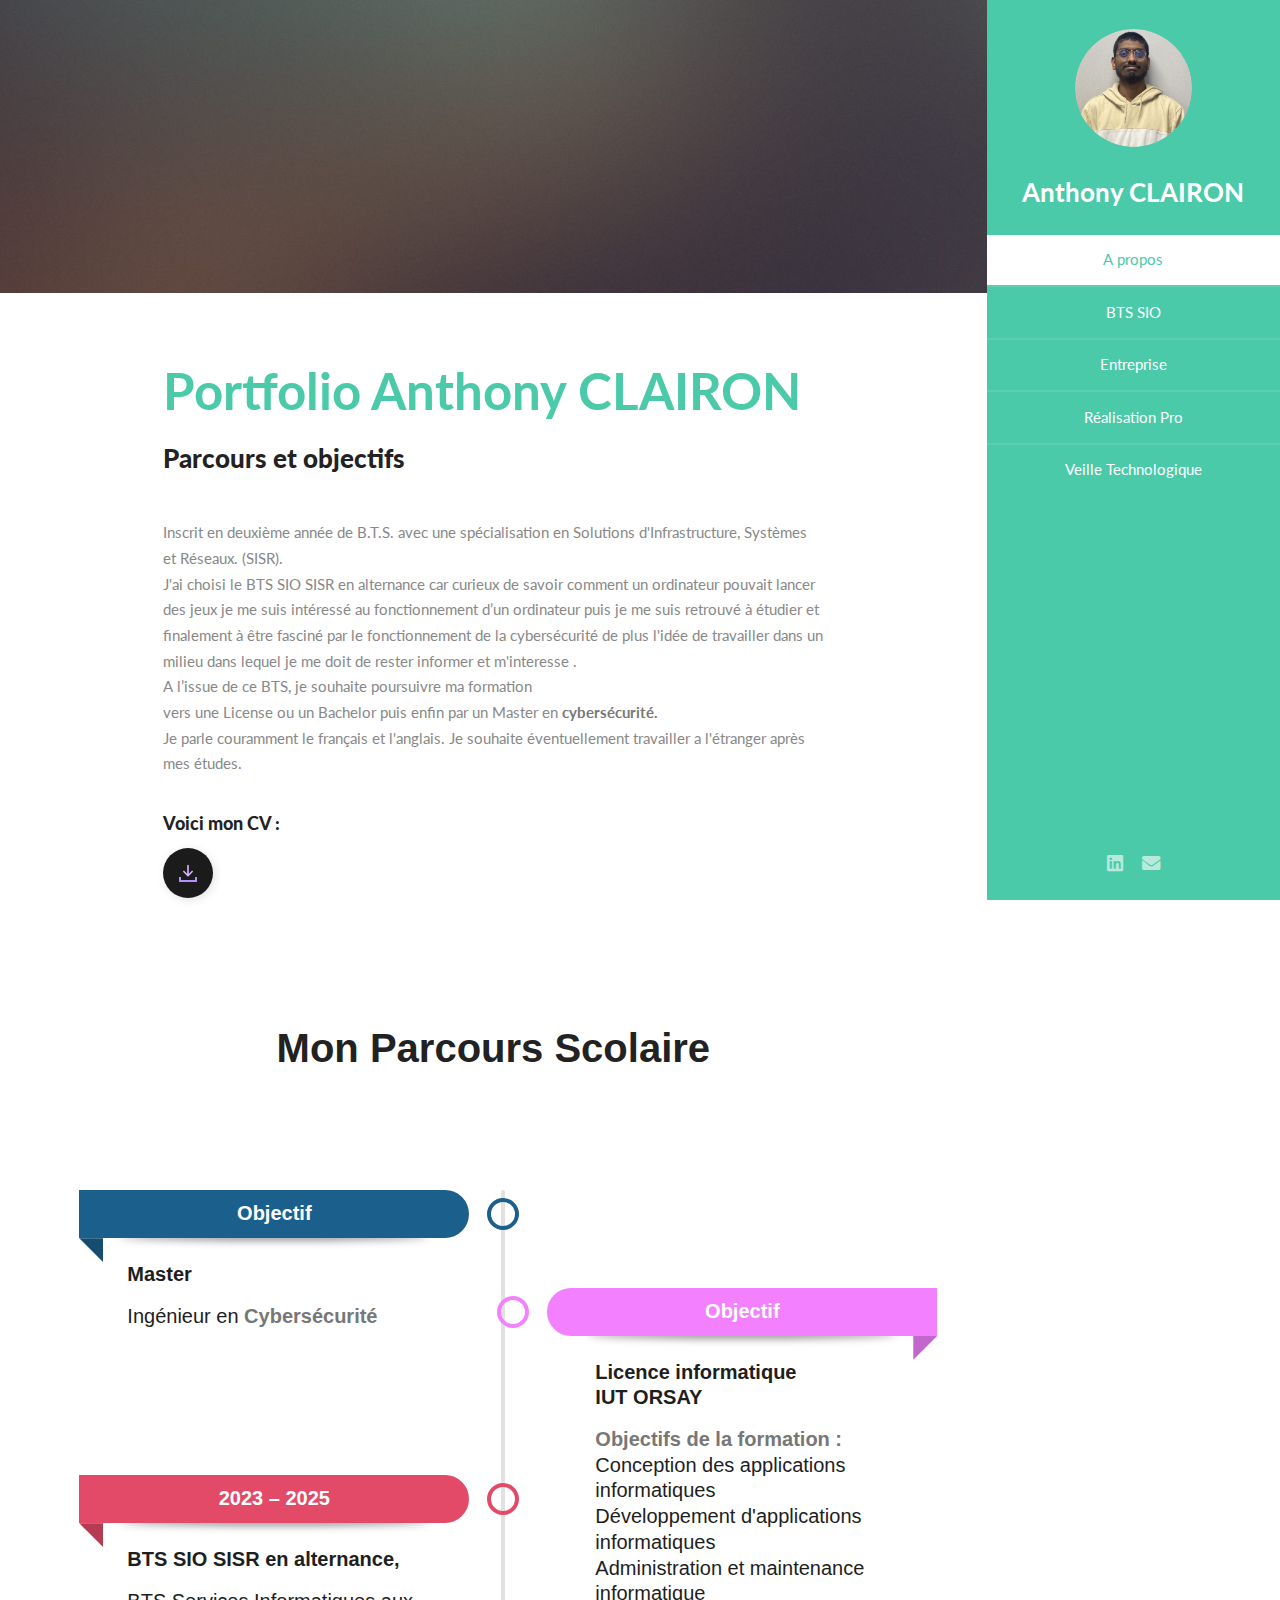
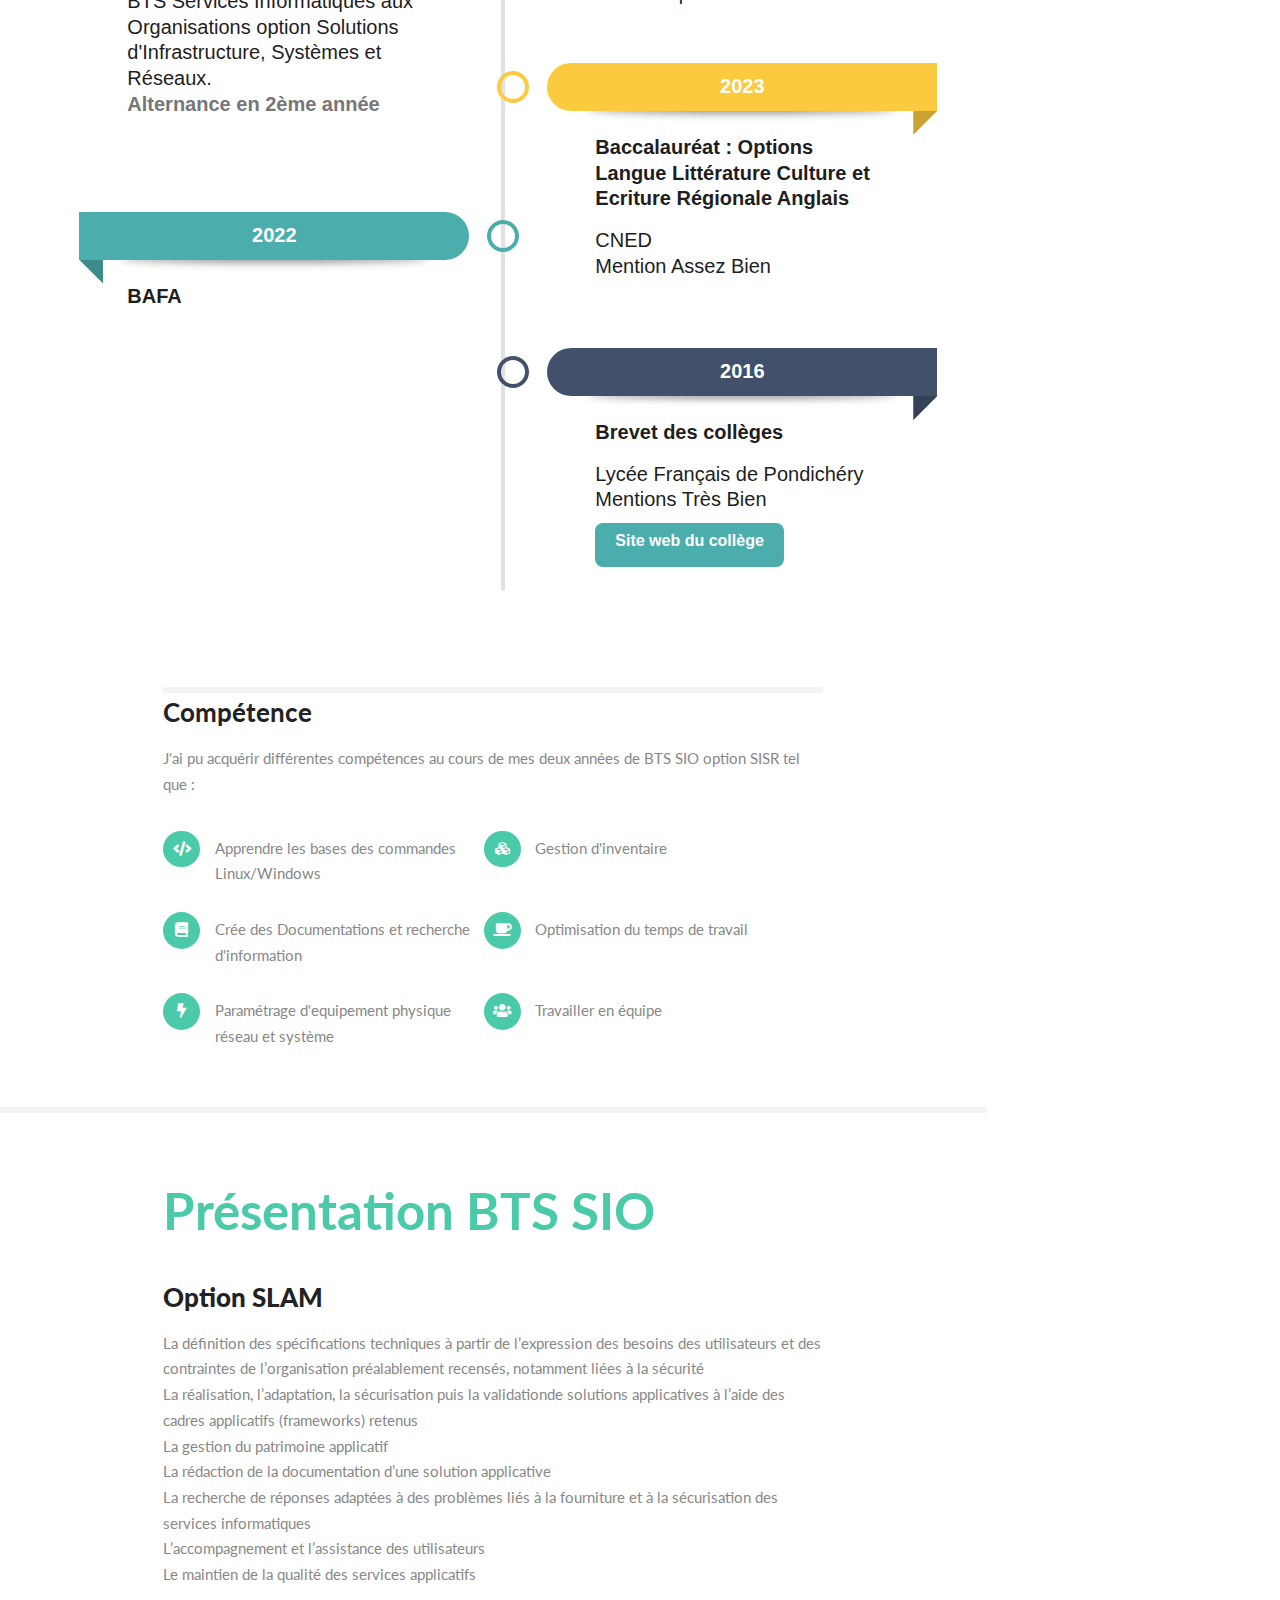
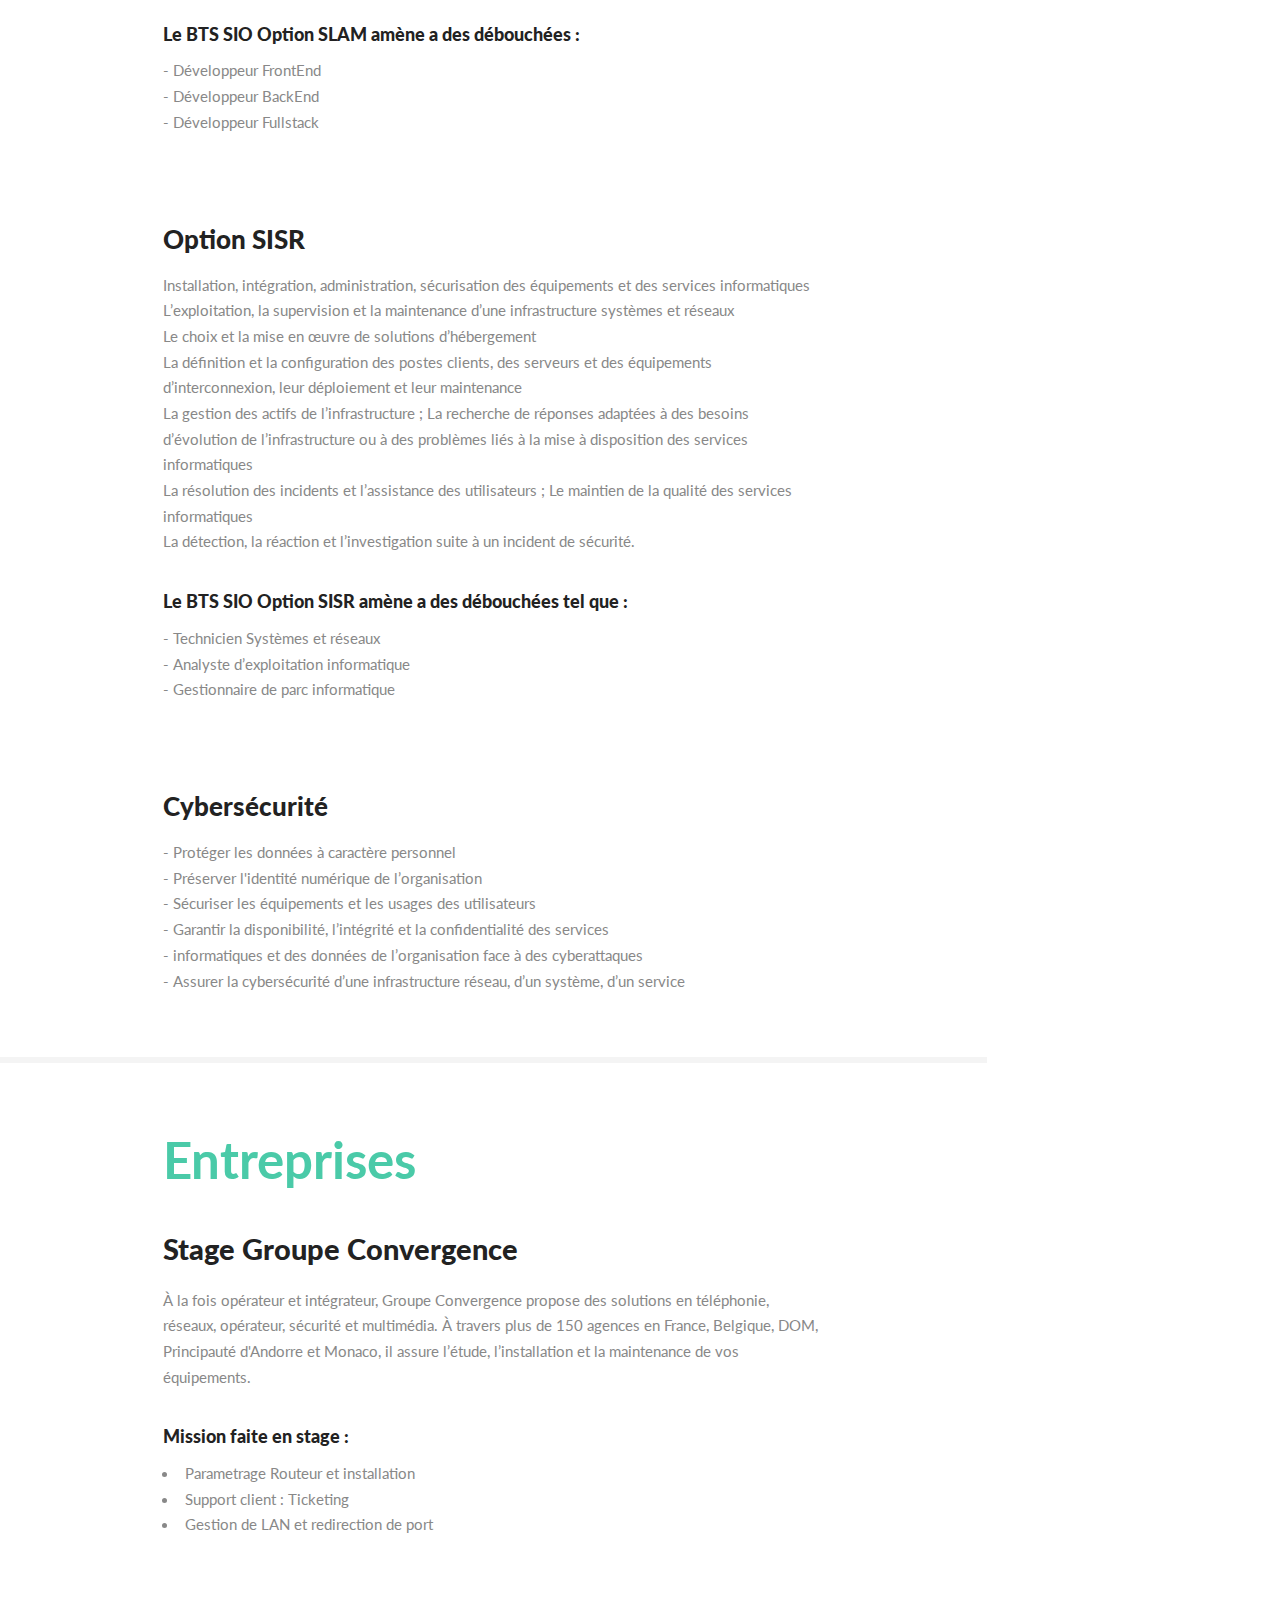
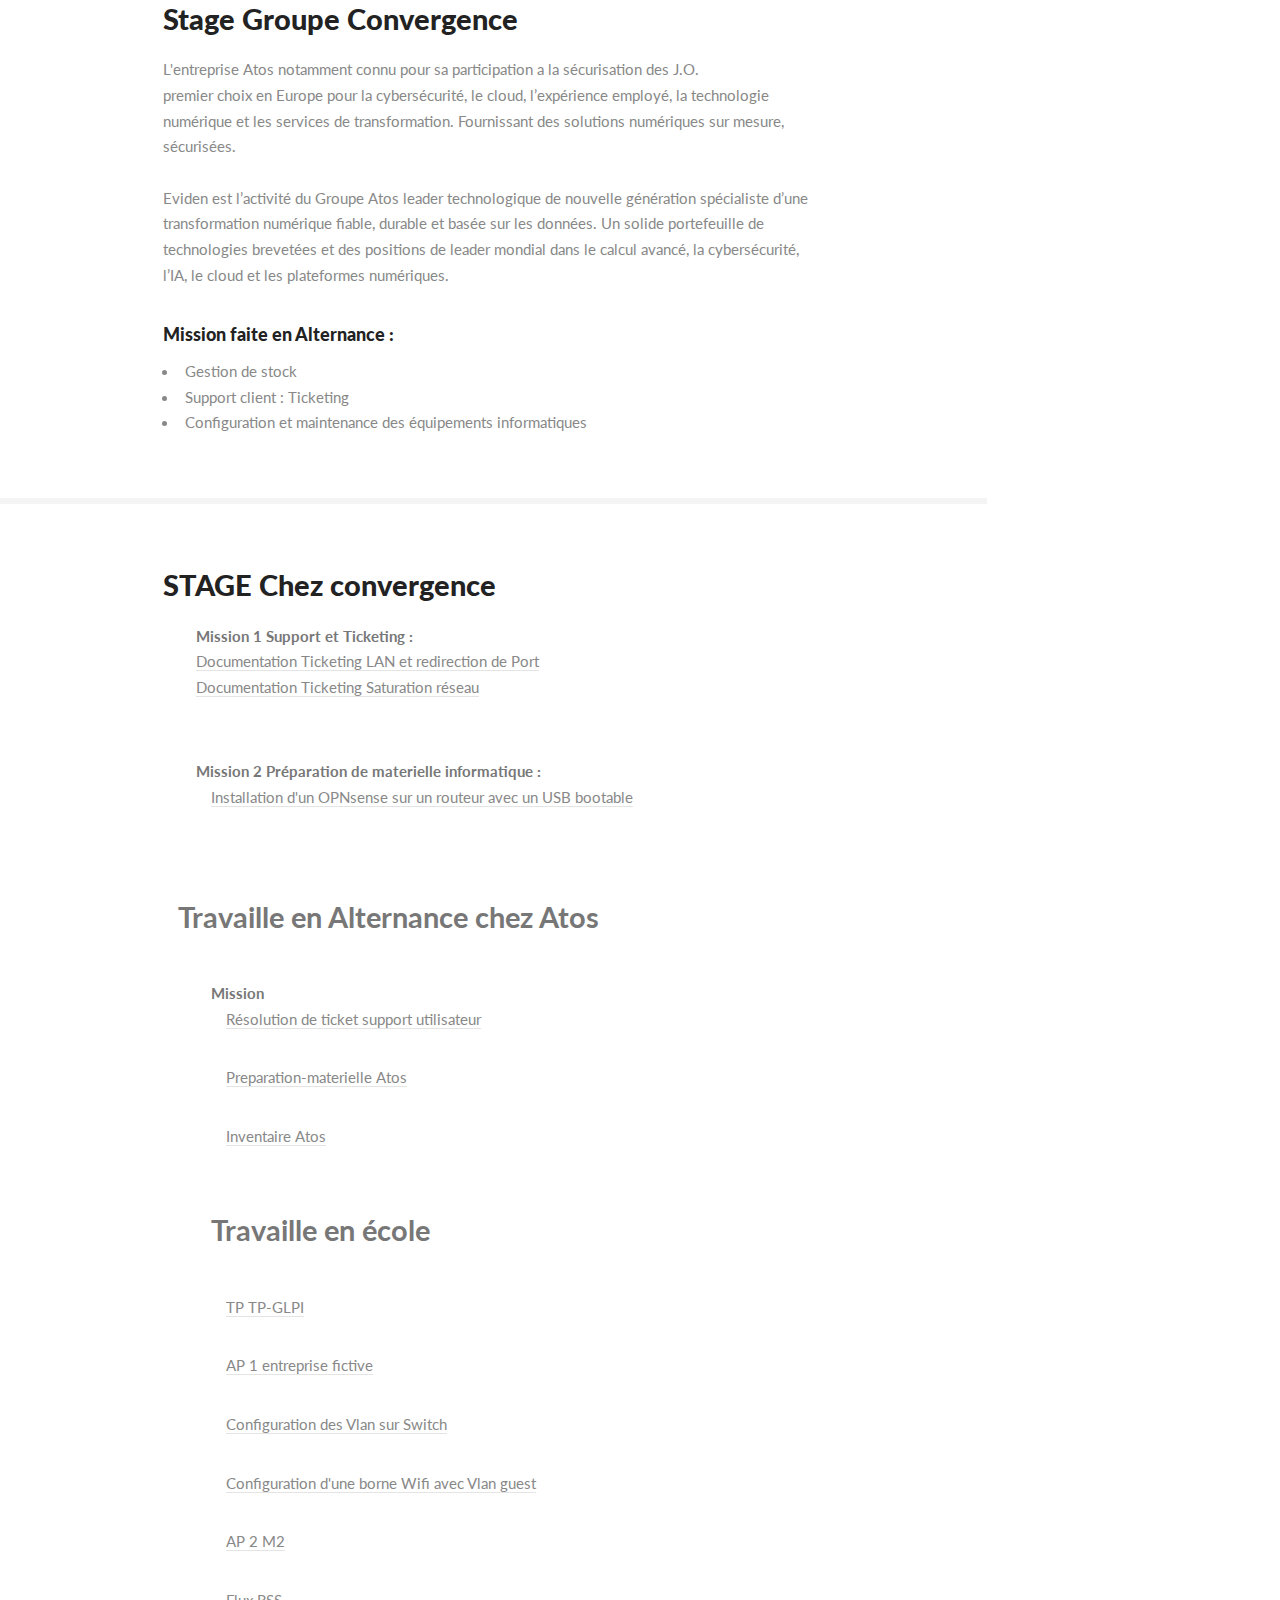
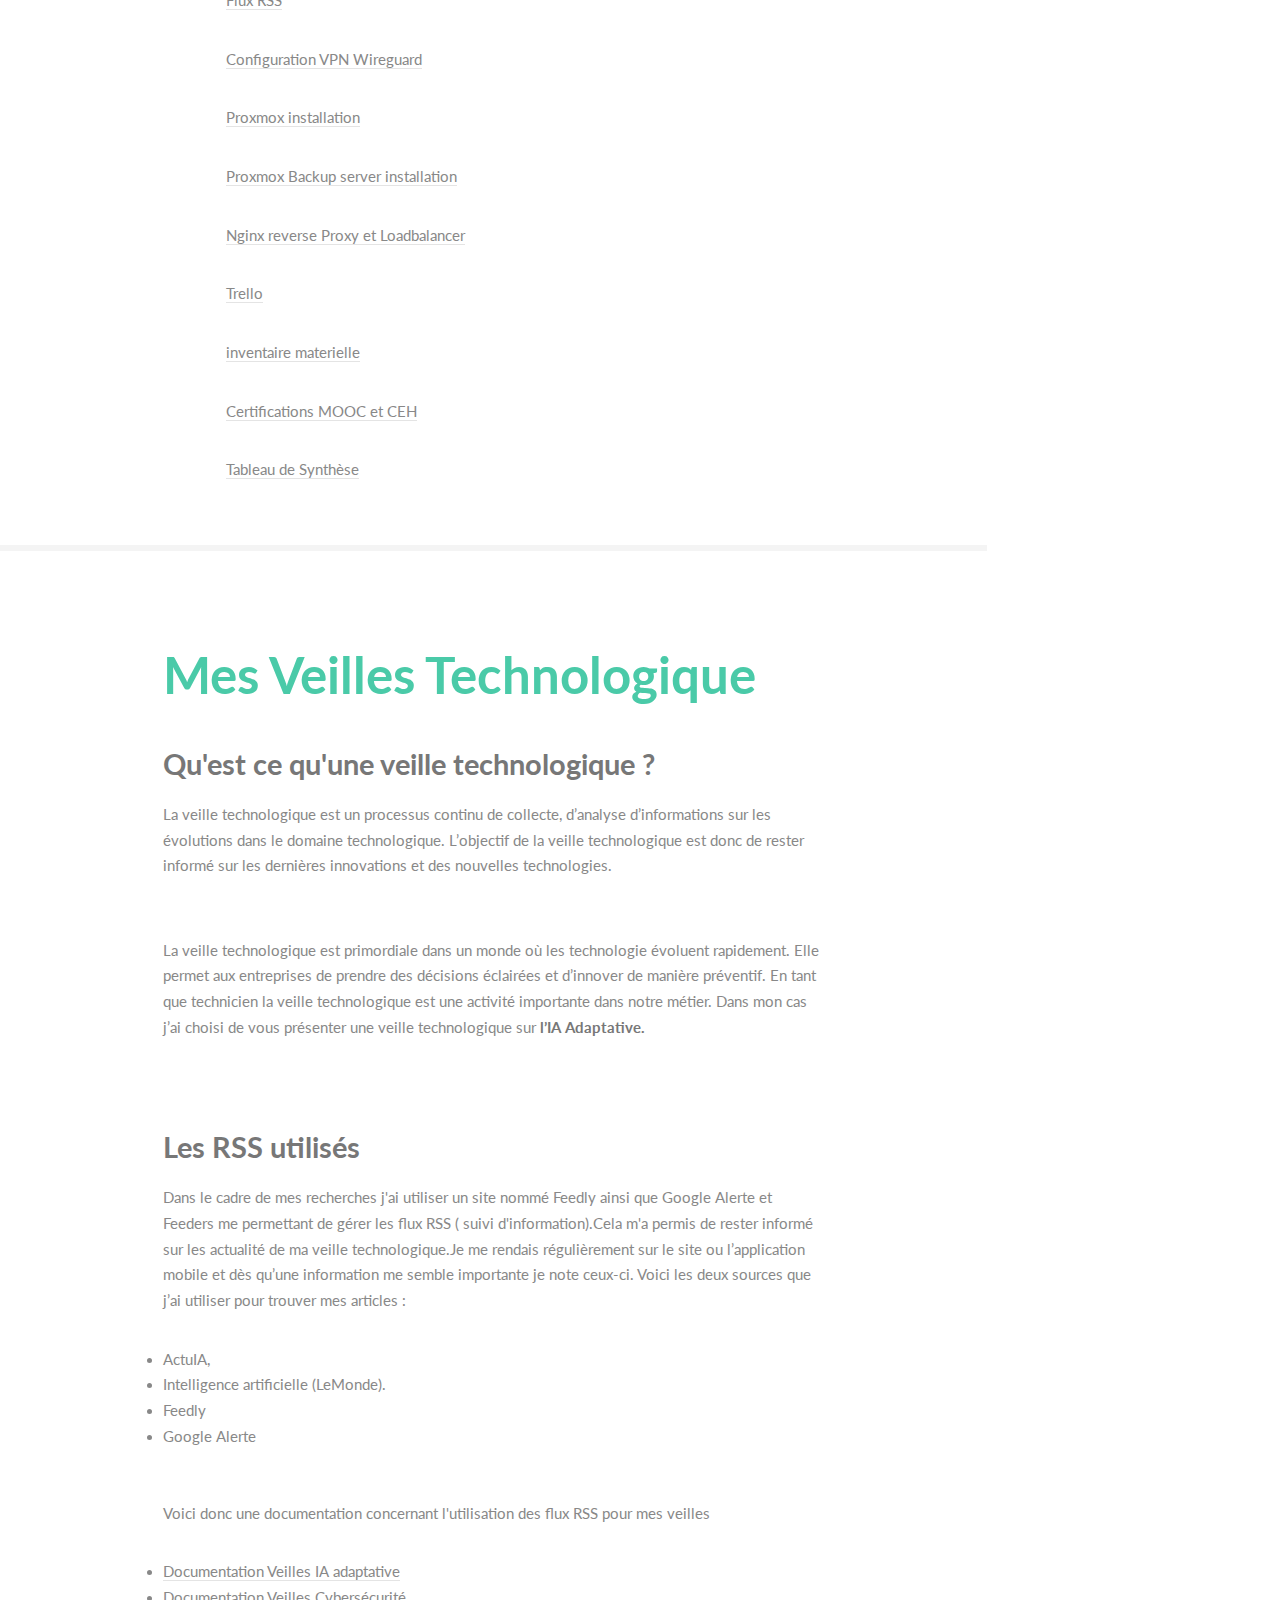
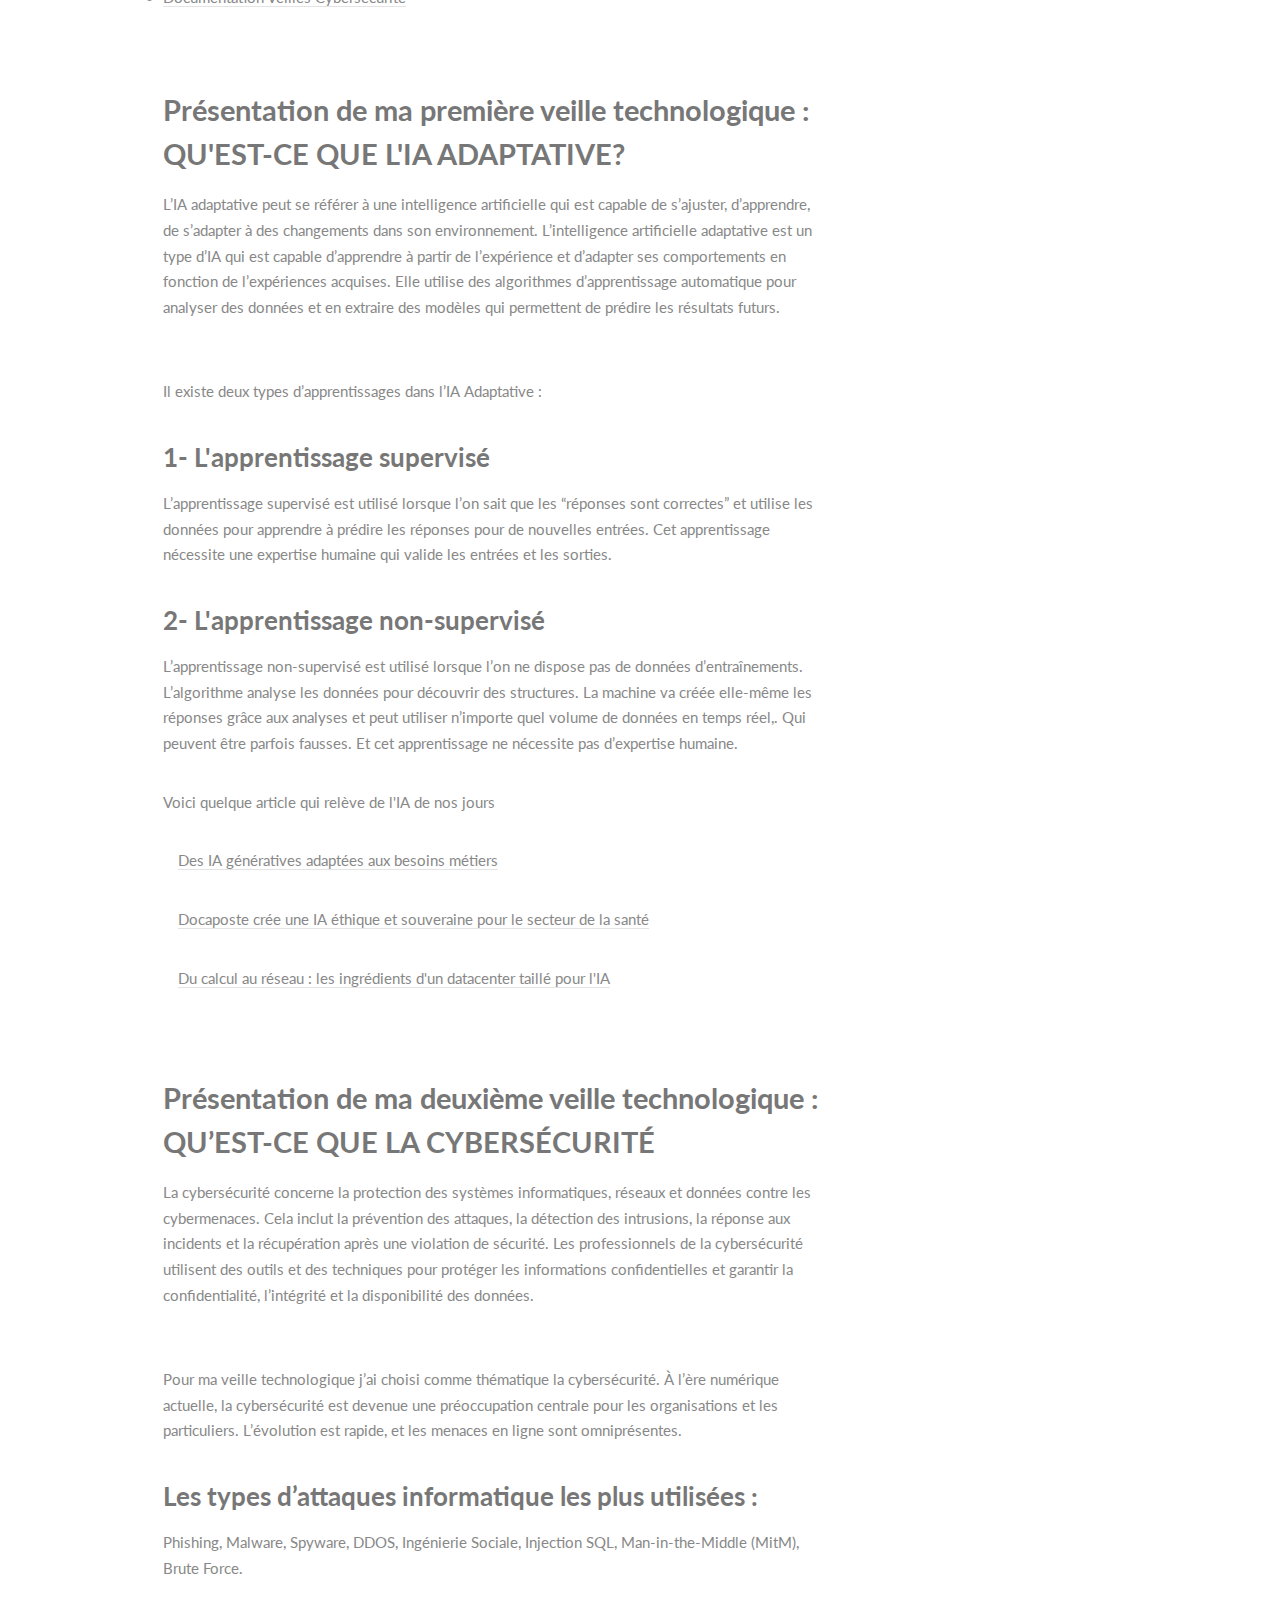
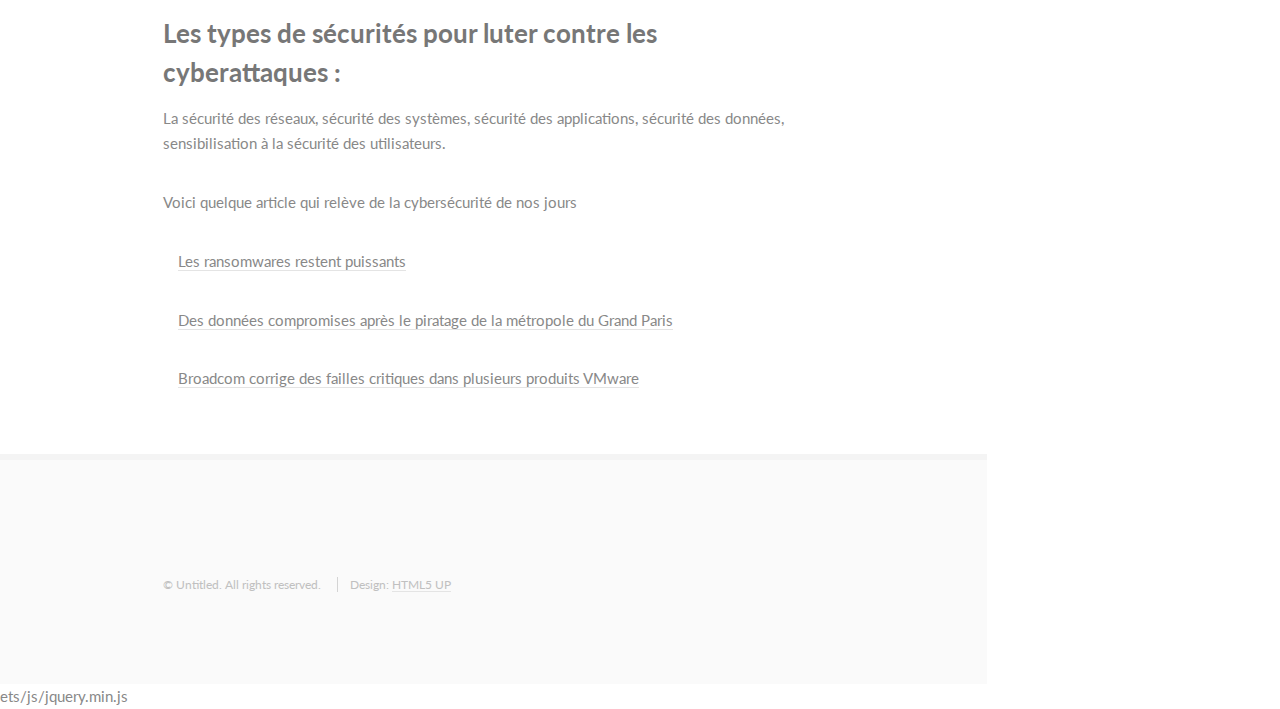
<file: clairon-anthony-portfolio-BTS-SIO/html/index.html>
<!DOCTYPE HTML>

<html>

<head>
	<title>Portfolio Anthony CLAIRON</title>
	<meta charset="utf-8" />
	<meta name="viewport" content="width=device-width, initial-scale=1, user-scalable=no" />
	<link rel="stylesheet" href="../assets/css/main.css" />
</head>

<body class="is-preload">

	<!-- Header -->
	<section id="header">
		<header>
			<span class="image avatar"><img src="../media/png/pppro.jpg" alt="" /></span>
			<h1 id="logo"><a href="#">Anthony CLAIRON</a></h1>
		</header>
		<nav id="nav">
			<ul>
				<li><a href="#one" class="active">A propos</a></li>
				<li><a href="#two">BTS SIO</a></li>
				<li><a href="#three">Entreprise</a></li>
				<li><a href="#four">Réalisation Pro</a></li>
				<li><a href="#five">Veille Technologique</a></li>
			</ul>
		</nav>
		<footer>
			<ul class="icons">
				<li><a href="https://www.linkedin.com/in/anthony-jacques-clairon-1b461b1ba/"
						class="icon brands fa-linkedin"><span class="label">Linkedin</span></a></li>
				<li><a href="mailto:claironanthony@gmail.com" class="icon solid fa-envelope"><span
							class="label">Email</span></a></li>
			</ul>
		</footer>
	</section>

	<!-- Wrapper -->
	<div id="wrapper">

		<!-- Main -->
		<div id="main">

			<!-- One -->
			<section id="one">
				<div class="image main" data-position="center">
					<img src="../media/png/banner.jpg" alt="" />
				</div>
				<div class="container">
					<header class="major">
						<h2>Portfolio Anthony CLAIRON</h2>
						<p><strong class="strongly">Parcours et objectifs</strong></p>
					</header>
					<p> Inscrit en deuxième année de B.T.S. avec une spécialisation en Solutions d'Infrastructure,
						Systèmes et Réseaux. (SISR).
						<br>
						J'ai choisi le BTS SIO SISR en alternance car curieux de savoir comment un ordinateur pouvait
						lancer des jeux je me suis intéressé au fonctionnement d’un ordinateur puis je me suis retrouvé
						à étudier et finalement à être fasciné par le fonctionnement de la cybersécurité de plus l'idée
						de travailler dans un milieu dans lequel je me doit de rester informer et m'interesse . <br> A
						l’issue de ce BTS,
						je souhaite poursuivre ma formation <br> vers une License ou un Bachelor puis enfin par un
						Master en <strong> cybersécurité. </strong><br>
						Je parle couramment le français et l'anglais. Je souhaite éventuellement travailler a l'étranger
						après mes études.<br>
					<h4><strong class="strongly">Voici mon CV :</strong></h4>
					<a href="../media/pdf/cv/clairon_anthony_cv.pdf" target="_blank" rel="noreferrer" id="CV">
						<button class="Btn"><svg class="svgIcon" viewBox="0 0 384 512" height="1em"
								xmlns="http://www.w3.org/2000/svg">
								<path
									d="M169.4 470.6c12.5 12.5 32.8 12.5 45.3 0l160-160c12.5-12.5 12.5-32.8 0-45.3s-32.8-12.5-45.3 0L224 370.8 224 64c0-17.7-14.3-32-32-32s-32 14.3-32 32l0 306.7L54.6 265.4c-12.5-12.5-32.8-12.5-45.3 0s-12.5 32.8 0 45.3l160 160z">
								</path>
							</svg>
							<span class="icon2"></span>
							<span class="tooltip">CV</span></button>
					</a>
					</p>
				</div>

				<!-- frise_chronologique -->
				<section class="frise_chronologique">
					<br>
					<h2 class="strongly">
						<center>Mon Parcours Scolaire</center>
						</h1>
						<br>
						<ul class="frise">
							<li class="carte" style="--accent-color:#1B5F8C">
								<div class="date">Objectif</div>
								<div class="title">Master <br> </div>
								<div class="descr">
									Ingénieur en <strong> Cybersécurité </strong>
								</div>
							</li>
							<li class="carte" style="--accent-color:#F380FF">
								<div class="date">Objectif</div>
								<div class="title">Licence informatique <br>IUT ORSAY </div>
								<div class="descr">
									<strong> Objectifs de la formation : </strong> <br>
									Conception des applications informatiques <br>
									Développement d'applications informatiques <br>
									Administration et maintenance informatique
								</div>
							</li>
							<li class="carte" style="--accent-color:#E24A68">
								<div class="date">2023 – 2025</div>
								<div class="title">BTS SIO SISR en alternance, <br> </div>
								<div class="descr">
									BTS Services Informatiques aux Organisations option Solutions d'Infrastructure,
									Systèmes et
									Réseaux.
									<br>
									<strong>Alternance en 2ème année</strong>
								</div>
							</li>
							<li class="carte" style="--accent-color:#FBCA3E">
								<div class="date">2023</div>
								<div class="title">Baccalauréat : Options Langue Littérature Culture et Ecriture
									Régionale Anglais </div>
								<div class="descr">
									CNED <br>Mention Assez Bien <br>
								</div>
							</li>
							<li class="carte" style="--accent-color:#4CADAD">
								<div class="date">2022</div>
								<div class="title">BAFA</div>
								<div class="descr">
								</div>
							</li>
							<li class="carte" style="--accent-color:#41516C">
								<div class="date">2016</div>
								<div class="title">Brevet des collèges</div>
								<div class="descr">
									Lycée Français de Pondichéry <br>Mentions Très Bien<br>
									<a href="https://lfpondichery.net" class="button" target="_blank" rel="noreferrer"
										id="site1">Site web du collège</a>
								</div>
							</li>

						</ul>
				</section>
				<br><br>
			</section>
			</section>
			</section>
			<section class="container">
				<h3 class="strongly">Compétence</h3>
				<p>J'ai pu acquérir différentes compétences au cours de mes deux années de BTS SIO option SISR tel que :
				</p>
				<ul class="feature-icons">
					<li class="icon solid fa-code">Apprendre les bases des commandes Linux/Windows</li>
					<li class="icon solid fa-cubes">Gestion d'inventaire</li>
					<li class="icon solid fa-book">Crée des Documentations et recherche d'information</li>
					<li class="icon solid fa-coffee">Optimisation du temps de travail</li>
					<li class="icon solid fa-bolt">Paramétrage d'equipement physique réseau et système</li>
					<li class="icon solid fa-users">Travailler en équipe</li>
				</ul>
			</section>

			<section id="two">
				<div class="container">
					<header class="major">
						<h2>Présentation BTS SIO</h2>
					</header>
					<h3><strong class="strongly">Option SLAM</strong></h3>
					<p>
						La définition des spécifications techniques à partir de l’expression des besoins des
						utilisateurs et des contraintes de l’organisation préalablement recensés, notamment liées à la
						sécurité<br>
						La réalisation, l’adaptation, la sécurisation puis la validationde solutions applicatives à
						l’aide des cadres applicatifs (frameworks) retenus<br>
						La gestion du patrimoine applicatif<br>
						La rédaction de la documentation d’une solution applicative<br>
						La recherche de réponses adaptées à des problèmes liés à la fourniture et à la sécurisation des
						services informatiques<br>
						L’accompagnement et l’assistance des utilisateurs<br>
						Le maintien de la qualité des services applicatifs<br>
					</p>
					<p>
					<h4><strong class="strongly">Le BTS SIO Option SLAM amène a des débouchées :</strong></h3>
						- Développeur FrontEnd<br>
						- Développeur BackEnd<br>
						- Développeur Fullstack<br>
						</p><br>
						<br>
						<h3><strong class="strongly">Option SISR</strong></h3>

						<p>
							Installation, intégration, administration, sécurisation des équipements et des services
							informatiques<br>
							L’exploitation, la supervision et la maintenance d’une infrastructure systèmes et
							réseaux<br>
							Le choix et la mise en œuvre de solutions d’hébergement<br>
							La définition et la configuration des postes clients, des serveurs et des équipements
							d’interconnexion, leur déploiement et leur maintenance<br>
							La gestion des actifs de l’infrastructure ; La recherche de réponses adaptées à des besoins
							d’évolution de l’infrastructure ou à des problèmes liés à la mise à disposition des services
							informatiques<br>
							La résolution des incidents et l’assistance des utilisateurs ; Le maintien de la qualité des
							services informatiques<br>
							La détection, la réaction et l’investigation suite à un incident de sécurité.<br>
						</p>
						<p>
						<h4><strong class="strongly">Le BTS SIO Option SISR amène a des débouchées tel que :</strong>
							</h2>
							- Technicien Systèmes et réseaux <br>
							- Analyste d’exploitation informatique<br>
							- Gestionnaire de parc informatique<br>
							</p><br>
							<br>
							<h3><strong class="strongly">Cybersécurité</strong></h3>

							<p>
								- Protéger les données à caractère personnel<br>
								- Préserver l'identité numérique de l’organisation<br>
								- Sécuriser les équipements et les usages des utilisateurs<br>
								- Garantir la disponibilité, l’intégrité et la confidentialité des services<br>
								- informatiques et des données de l’organisation face à des cyberattaques<br>
								- Assurer la cybersécurité d’une infrastructure réseau, d’un système, d’un service<br>
							</p>
				</div>
			</section>

			<!-- Three -->
			<section id="three">
				<div class="container">
					<header class="major">
						<h2>Entreprises</h2>
					</header>
					<h2><strong class="strongly">Stage Groupe Convergence</strong></h2>

					<p> À la fois opérateur et intégrateur, Groupe Convergence propose des solutions en téléphonie,
						réseaux, opérateur, sécurité et multimédia. À travers plus de 150 agences en France, Belgique,
						DOM, Principauté d'Andorre et Monaco, il assure l’étude, l’installation et la maintenance de vos
						équipements.
						<br>
					<h4><strong class="strongly">Mission faite en stage :</strong></h3>
						<ul>
							<li>Parametrage Routeur et installation </li>
							<li>Support client : Ticketing</li>
							<li>Gestion de LAN et redirection de port</li>
						</ul>

						</p>
						<br>
						<h2><strong class="strongly">Stage Groupe Convergence</strong></h2>

						<p> L'entreprise Atos notamment connu pour sa participation a la sécurisation des J.O.
							<br>premier choix en Europe pour la cybersécurité, le cloud, l’expérience employé, la
							technologie numérique et les services de transformation. Fournissant des solutions
							numériques sur mesure, sécurisées.
							<br><br>
							Eviden est l’activité du Groupe Atos leader technologique de nouvelle génération spécialiste
							d’une transformation numérique fiable, durable et basée sur les données. Un solide
							portefeuille de technologies brevetées et des positions de leader mondial dans le calcul
							avancé, la cybersécurité, l’IA, le cloud et les plateformes numériques.

							<br>
						<h4><strong class="strongly">Mission faite en Alternance :</strong></h3>
							<ul>
								<li>Gestion de stock </li>
								<li>Support client : Ticketing</li>
								<li>Configuration et maintenance des équipements informatiques</li>
							</ul>

							</p>
				</div>
			</section>

			<!-- Four -->
			<section id="four">
				<div class="container">
					<h2><strong class="strongly"> STAGE Chez convergence</strong> </h2>
					<ul>
						<ol><strong>Mission 1 Support et Ticketing :</strong><br>
							<a href="../media/pdf/documentation/ticketing_lan_et_redirection_de_port.pdf"
								target="_blank" class="btn" rel="noreferrer">Documentation Ticketing LAN et redirection
								de Port</a><br>
							<a href="../media/pdf/documentation/ticketing_saturation_reseau.pdf" target="_blank"
								class="btn" rel="noreferrer">Documentation Ticketing Saturation réseau</a><br>
						</ol><br>
						<ol><strong>Mission 2 Préparation de materielle informatique :</strong>
							<ul><a href="../media/pdf/documentation/installation_opnsense.pdf" target="_blank"
									class="btn" rel="noreferrer">Installation d'un OPNsense sur un routeur avec un USB
									bootable</a> </ul>
						</ol><br>

						<br>
						<h2> <strong> Travaille en Alternance chez Atos </strong> </h2>

						<br>
						<ul>
							<ol><strong>Mission </strong>
								<ul><a href="images/Support-utilisateur.pdf" target="_blank" class="btn"
										rel="noreferrer">Résolution de ticket support utilisateur</a></ul><!--pas-->
								<ul><a href="images/Preparation-materielle.pdf" target="_blank" class="btn"
										rel="noreferrer">Preparation-materielle Atos</a></ul><!--pas-->
								<ul><a href="../media/pdf/documentation/inventaire.pdf" target="_blank" class="btn"
										rel="noreferrer">Inventaire Atos</a></ul><!--pas-->

								<br>
								<h2> <strong> Travaille en école </strong> </h2>
								<br>
								<ul>

									<p><a href="../media/pdf/documentation/glpi.pdf" target="_blank" class="btn"
											draggable="false">TP TP-GLPI</a> </p>
									<p><a href="https://www.canva.com/design/DAF29dOqimw/pm_2qNXjdPacO-lq2c8BGg/edit?utm_content=DAF29dOqimw&utm_campaign=designshare&utm_medium=link2&utm_source=sharebutton"
											target="_blank" class="btn" rel="noreferrer" draggable="false">AP 1
											entreprise fictive</a> </p>
									<p><a href="../media/pdf/documentation/configuration_switch_putty.pdf"
											target="_blank" class="btn" draggable="false">Configuration des Vlan sur
											Switch</a> </p><!--pas-->
									<p><a href="../media/pdf/documentation/" target="_blank" class="btn"
											draggable="false">Configuration d'une borne Wifi avec Vlan guest</a> </p>
									<!--pas-->
									<p><a href="../media/pdf/documentation/ap2_bts_sio.pdf" class="btn"
											draggable="false">AP 2 M2</a> </p>
									<p><a href="Flus-RSS.jpg" target="_blank" class="btn" draggable="false">Flux RSS</a>
									</p><!--pas-->
									<p><a href="../media/pdf/documentation/wireguard_ipssi.pdf" target="_blank"
											class="btn" draggable="false">Configuration VPN Wireguard </a> </p>
									<p><a href="../media/pdf/documentation/proxmox.pdf" target="_blank" class="btn"
											draggable="false">Proxmox installation</a> </p>
									<p><a href="../media/pdf/documentation/Installation_configuration_proxmox_backup_serveur.pdf"
											target="_blank" class="btn" draggable="false">Proxmox Backup server
											installation</a> </p><!--pas-->
									<p><a href="../media/pdf/documentation/nginx.pdf" target="_blank" class="btn"
											draggable="false"> Nginx reverse Proxy et Loadbalancer </a> </p><!--pas-->
									<p><a href="https://trello.com/b/nCv5oA69/epreuve-e5-bts" target="_blank"
											class="btn" draggable="false">Trello</a></p>
									<p><a href="../media/pdf/documentation/inventaire_proxmox.pdf" target="_blank"
											class="btn" draggable="false"> inventaire materielle</a> </p>
									<p><a href="../media/pdf/documentation/MOOC-CEH_doc.pdf" target="_blank" class="btn" draggable="false">
											Certifications MOOC et CEH</a> </p><!--pas-->
									<p><a href="../media/pdf/tableau_de_synthese/synthese.pdf" target="_blank"
											class="btn" draggable="false"> Tableau de Synthèse</a> </p>
				</div>

			</section>



			<section id="five">
				<div class="container">
					<br>
					<header class="major">
						<h2>Mes Veilles Technologique</h2>
					</header>
					<h2 class="titres"> <strong> Qu'est ce qu'une veille technologique ? </strong> </h2>
					<p class="paragraphe">
						La veille technologique est un processus continu de collecte, d’analyse d’informations sur les
						évolutions dans le domaine technologique. L’objectif de la veille technologique est donc de
						rester informé sur les dernières innovations et des nouvelles technologies.
					</p><br>
					<p class="paragraphe">
						La veille technologique est primordiale dans un monde où les technologie évoluent rapidement.
						Elle permet aux entreprises de prendre des décisions éclairées et d’innover de manière
						préventif. En tant que technicien la veille technologique est une activité importante dans notre
						métier. Dans mon cas j’ai choisi de vous présenter une veille technologique sur <strong>l’IA
							Adaptative.</strong>
					</p>
					<br><br>
					<h2 id="block"> <strong> Les RSS utilisés</strong> </h2>
					<p class="paragraphe" id="chain">Dans le cadre de mes recherches j'ai utiliser un site nommé Feedly
						ainsi que Google Alerte et Feeders me permettant de gérer les flux RSS ( suivi
						d'information).Cela m'a permis de rester informé sur les actualité de ma veille technologique.Je
						me rendais régulièrement sur le site ou l’application mobile et dès qu’une information me semble
						importante je note ceux-ci. Voici les deux sources que j’ai utiliser pour trouver mes articles :
					</p>

					<li> ActuIA,</li>
					<li> Intelligence artificielle (LeMonde).</li>
					<li>Feedly</li>
					<li>Google Alerte</li>
					<br><br>
					<p>Voici donc une documentation concernant l'utilisation des flux RSS pour mes veilles</p>
					<li> <a href="../media/pdf/documentation/veilles_ia.pdf" target="_blank" class="btn" draggable="false"> Documentation Veilles IA adaptative</a></li> 
					<li> <a href="../media/pdf/documentation/veilles_cybersécurité.pdf" target="_blank" class="btn" draggable="false"> Documentation Veilles Cybersécurité</a></li>
					<br><br>



					<br>
					<h2 id="block"><strong> Présentation de ma première veille technologique : QU'EST-CE QUE L'IA
							ADAPTATIVE?</strong></h2>
					<p class="paragraphe" id="chain"> L’IA adaptative peut se référer à une intelligence artificielle
						qui est capable de s’ajuster, d’apprendre, de s’adapter à des changements dans son
						environnement. L’intelligence artificielle adaptative est un type d’IA qui est capable
						d’apprendre à partir de l’expérience et d’adapter ses comportements en fonction de l’expériences
						acquises. Elle utilise des algorithmes d’apprentissage automatique pour analyser des données et
						en extraire des modèles qui permettent de prédire les résultats futurs.
					</p><br>
					<p class="paragraphe" id="chain">Il existe deux types d’apprentissages dans l’IA Adaptative :</p>
					<h3 class="paragraphe" id="chain">1- L'apprentissage supervisé</h3>
					<p class="paragraphe" id="chain">L’apprentissage supervisé est utilisé lorsque l’on sait que les
						“réponses sont correctes” et utilise les données pour apprendre à prédire les réponses pour de
						nouvelles entrées. Cet apprentissage nécessite une expertise humaine qui valide les entrées et
						les sorties. </p>
					<h3 class="paragraphe" id="chain">2- L'apprentissage non-supervisé</h3>
					<p class="paragraphe" id="chain">L’apprentissage non-supervisé est utilisé lorsque l’on ne dispose
						pas de données d’entraînements. L’algorithme analyse les données pour découvrir des structures.
						La machine va créée elle-même les réponses grâce aux analyses et peut utiliser n’importe quel
						volume de données en temps réel,. Qui peuvent être parfois fausses. Et cet apprentissage ne
						nécessite pas d’expertise humaine.</p>
					<p>Voici quelque article qui relève de l'IA de nos jours</p>
					<ul><a
							href="https://www.lemondeinformatique.fr/les-dossiers/lire-des-ia-generatives-adaptees-aux-besoins-metiers-1558.html">Des
							IA génératives adaptées aux besoins métiers</a> </ul>
					<ul><a
							href="https://www.lemondeinformatique.fr/les-dossiers/lire-docaposte-cree-une-ia-ethique-et-souveraine-pour-le-secteur-de-la-sante-1562.html">Docaposte
							crée une IA éthique et souveraine pour le secteur de la santé</a> </ul>
					<ul><a
							href="https://www.lemondeinformatique.fr/les-dossiers/lire-du-calcul-au-reseau-les-ingredients-d-un-datacenter-taille-pour-l-ia-1595.html">Du
							calcul au réseau : les ingrédients d'un datacenter taillé pour l'IA</a> </ul>

					<br><br>
					<h2 id="block"><strong> Présentation de ma deuxième veille technologique : QU’EST-CE QUE LA
							CYBERSÉCURITÉ</strong></h2>
					<p class="paragraphe" id="chain"> La cybersécurité concerne la protection des systèmes
						informatiques, réseaux et données contre les cybermenaces. Cela inclut la prévention des
						attaques, la détection des intrusions, la réponse aux incidents et la récupération après une
						violation de sécurité. Les professionnels de la cybersécurité utilisent des outils et des
						techniques pour protéger les informations confidentielles et garantir la confidentialité,
						l’intégrité et la disponibilité des données.
					</p><br>
					<p class="paragraphe" id="chain">Pour ma veille technologique j’ai choisi comme thématique la
						cybersécurité.
						À l’ère numérique actuelle, la cybersécurité est devenue une préoccupation centrale pour les
						organisations et les particuliers.
						L’évolution est rapide, et les menaces en ligne sont omniprésentes.</p>
					<h3 class="paragraphe" id="chain">Les types d’attaques informatique les plus utilisées :</h3>
					<p class="paragraphe" id="chain">Phishing, Malware, Spyware, DDOS, Ingénierie Sociale, Injection
						SQL, Man-in-the-Middle (MitM), Brute Force. </p>
					<h3 class="paragraphe" id="chain">Les types de sécurités pour luter contre les cyberattaques :</h3>
					<p class="paragraphe" id="chain">La sécurité des réseaux, sécurité des systèmes, sécurité des
						applications, sécurité des données, sensibilisation à la sécurité des utilisateurs.</p>
					<p>Voici quelque article qui relève de la cybersécurité de nos jours</p>
					<ul><a
							href="https://www.lemondeinformatique.fr/actualites/lire-malgre-les-demantelements-les-gangs-de-ransomwares-restent-puissants-96301.html">Les
							ransomwares restent puissants</a> </ul>
					<ul><a
							href="https://www.lemondeinformatique.fr/actualites/lire-des-donnees-compromises-apres-le-piratage-de-la-metropole-du-grand-paris-96260.html">Des
							données compromises après le piratage de la métropole du Grand Paris</a> </ul>
					<ul><a
							href="https://www.lemondeinformatique.fr/actualites/lire-broadcom-corrige-des-failles-critiques-dans-plusieurs-produits-vmware-96223.html">Broadcom
							corrige des failles critiques dans plusieurs produits VMware</a> </ul>
				</div>
			</section>



			<!-- Footer -->
			<section id="footer">
				<div class="container">
					<ul class="copyright">
						<li>&copy; Untitled. All rights reserved.</li>
						<li>Design: <a href="http://html5up.net">HTML5 UP</a></li>
					</ul>
				</div>
			</section>

		</div>

		<!-- Scripts -->ets/js/jquery.min.js
		<script src="../assets/js/jquery.min.js"></script>
		<script src="../assets/js/jquery.scrollex.min.js"></script>
		<script src="../assets/js/jquery.scrolly.min.js"></script>
		<script src="../assets/js/browser.min.js"></script>
		<script src="../assets/js/breakpoints.min.js"></script>
		<script src="../assets/js/util.js"></script>
		<script src="../assets/js/main.js"></script>
</body>

</html>
</file>
<file: clairon-anthony-portfolio-BTS-SIO/assets/css/main.css>
@import url("fontawesome-all.min.css");
@import url("https://fonts.googleapis.com/css?family=Lato:400,400italic,700,700italic|Source+Code+Pro:400");

/*
	Read Only by HTML5 UP
	html5up.net | @ajlkn
	Free for personal and commercial use under the CCA 3.0 license (html5up.net/license)
*/

html, body, div, span, applet, object,
iframe, h1, h2, h3, h4, h5, h6, p, blockquote,
pre, a, abbr, acronym, address, big, cite,
code, del, dfn, em, img, ins, kbd, q, s, samp,
small, strike, strong, sub, sup, tt, var, b,
u, i, center, dl, dt, dd, ol, ul, li, fieldset,
form, label, legend, table, caption, tbody,
tfoot, thead, tr, th, td, article, aside,
canvas, details, embed, figure, figcaption,
footer, header, hgroup, menu, nav, output, ruby,
section, summary, time, mark, audio, video {
	margin: 0;
	padding: 0;
	border: 0;
	font-size: 100%;
	font: inherit;
	vertical-align: baseline;}

article, aside, details, figcaption, figure,
footer, header, hgroup, menu, nav, section {
	display: block;}

body {
	line-height: 1;
}

ol, ul {
	list-style: none;
}

blockquote, q {
	quotes: none;
}

	blockquote:before, blockquote:after, q:before, q:after {
		content: '';
		content: none;
	}

table {
	border-collapse: collapse;
	border-spacing: 0;
}

body {
	-webkit-text-size-adjust: none;
}

mark {
	background-color: transparent;
	color: inherit;
}

input::-moz-focus-inner {
	border: 0;
	padding: 0;
}

input, select, textarea {
	-moz-appearance: none;
	-webkit-appearance: none;
	-ms-appearance: none;
	appearance: none;
}

/* Basic */

	html {
		box-sizing: border-box;
	}

	*, *:before, *:after {
		box-sizing: inherit;
	}

	body {
		background: #fff;
	}

		body.is-preload *, body.is-preload *:before, body.is-preload *:after {
			-moz-animation: none !important;
			-webkit-animation: none !important;
			-ms-animation: none !important;
			animation: none !important;
			-moz-transition: none !important;
			-webkit-transition: none !important;
			-ms-transition: none !important;
			transition: none !important;
		}

	body, input, select, textarea {
		color: #888;
		font-family: "Lato", sans-serif;
		font-size: 16pt;
		font-weight: 400;
		line-height: 1.75em;
	}

	a {
		-moz-transition: color 0.2s ease-in-out, border-color 0.2s ease-in-out;
		-webkit-transition: color 0.2s ease-in-out, border-color 0.2s ease-in-out;
		-ms-transition: color 0.2s ease-in-out, border-color 0.2s ease-in-out;
		transition: color 0.2s ease-in-out, border-color 0.2s ease-in-out;
		border-bottom: solid 1px #e4e4e4;
		color: inherit;
		text-decoration: none;
	}

		a:hover {
			border-bottom-color: transparent;
			color: #4acaa8 !important;
		}

	strong, b {
		color: #777;
		font-weight: 700;
	}

	em, i {
		font-style: italic;
	}

	p {
		margin: 0 0 2.25em 0;
	}

	h1, h2, h3, h4, h5, h6 {
		color: #777;
		font-weight: 700;
		line-height: 1em;
		margin: 0 0 0.5625em 0;
	}

		h1 a, h2 a, h3 a, h4 a, h5 a, h6 a {
			border: 0;
			color: inherit;
			text-decoration: none;
		}

	h2 {
		font-size: 2em;
		line-height: 1.5em;
	}

	h3 {
		font-size: 1.75em;
		line-height: 1.5em;
	}

	h4 {
		font-size: 1.25em;
		line-height: 1.5em;
	}

	h5 {
		font-size: 0.9em;
		line-height: 1.5em;
	}

	h6 {
		font-size: 0.7em;
		line-height: 1.5em;
	}

	sub {
		font-size: 0.8em;
		position: relative;
		top: 0.5em;
	}

	sup {
		font-size: 0.8em;
		position: relative;
		top: -0.5em;
	}

	hr {
		border: 0;
		border-bottom: solid 2px #f4f4f4;
		margin: 2.25em 0;
	}

		hr.major {
			margin: 3.375em 0;
		}

	blockquote {
		border-left: solid 8px #e4e4e4;
		font-style: italic;
		margin: 0 0 2.25em 0;
		padding: 0.5em 0 0.5em 2em;
	}

	code {
		background: #555;
		border-radius: 5px;
		color: #fff;
		font-family: "Source Code Pro", monospace;
		font-size: 0.9em;
		margin: 0 0.25em;
		padding: 0.25em 0.65em;
	}

	pre {
		font-family: "Source Code Pro", monospace;
		font-size: 0.9em;
		margin: 0 0 2.25em 0;
	}

		pre code {
			-webkit-overflow-scrolling: touch;
			display: block;
			line-height: 1.5em;
			overflow-x: auto;
			padding: 1em 1.5em;
		}

	.align-left {
		text-align: left;
	}

	.align-center {
		text-align: center;
	}

	.align-right {
		text-align: right;
	}

/* Row */

	.row {
		display: flex;
		flex-wrap: wrap;
		box-sizing: border-box;
		align-items: stretch;
	}

		.row > * {
			box-sizing: border-box;
		}

		.row.gtr-uniform > * > :last-child {
			margin-bottom: 0;
		}

		.row.aln-left {
			justify-content: flex-start;
		}

		.row.aln-center {
			justify-content: center;
		}

		.row.aln-right {
			justify-content: flex-end;
		}

		.row.aln-top {
			align-items: flex-start;
		}

		.row.aln-middle {
			align-items: center;
		}

		.row.aln-bottom {
			align-items: flex-end;
		}

		.row > .imp {
			order: -1;
		}

		.row > .col-1 {
			width: 8.33333%;
		}

		.row > .off-1 {
			margin-left: 8.33333%;
		}

		.row > .col-2 {
			width: 16.66667%;
		}

		.row > .off-2 {
			margin-left: 16.66667%;
		}

		.row > .col-3 {
			width: 25%;
		}

		.row > .off-3 {
			margin-left: 25%;
		}

		.row > .col-4 {
			width: 33.33333%;
		}

		.row > .off-4 {
			margin-left: 33.33333%;
		}

		.row > .col-5 {
			width: 41.66667%;
		}

		.row > .off-5 {
			margin-left: 41.66667%;
		}

		.row > .col-6 {
			width: 50%;
		}

		.row > .off-6 {
			margin-left: 50%;
		}

		.row > .col-7 {
			width: 58.33333%;
		}

		.row > .off-7 {
			margin-left: 58.33333%;
		}

		.row > .col-8 {
			width: 66.66667%;
		}

		.row > .off-8 {
			margin-left: 66.66667%;
		}

		.row > .col-9 {
			width: 75%;
		}

		.row > .off-9 {
			margin-left: 75%;
		}

		.row > .col-10 {
			width: 83.33333%;
		}

		.row > .off-10 {
			margin-left: 83.33333%;
		}

		.row > .col-11 {
			width: 91.66667%;
		}

		.row > .off-11 {
			margin-left: 91.66667%;
		}

		.row > .col-12 {
			width: 100%;
		}

		.row > .off-12 {
			margin-left: 100%;
		}

		.row.gtr-0 {
			margin-top: 0;
			margin-left: 0em;
		}

			.row.gtr-0 > * {
				padding: 0 0 0 0em;
			}

			.row.gtr-0.gtr-uniform {
				margin-top: 0em;
			}

				.row.gtr-0.gtr-uniform > * {
					padding-top: 0em;
				}

		.row.gtr-25 {
			margin-top: 0;
			margin-left: -0.5em;
		}

			.row.gtr-25 > * {
				padding: 0 0 0 0.5em;
			}

			.row.gtr-25.gtr-uniform {
				margin-top: -0.5em;
			}

				.row.gtr-25.gtr-uniform > * {
					padding-top: 0.5em;
				}

		.row.gtr-50 {
			margin-top: 0;
			margin-left: -1em;
		}

			.row.gtr-50 > * {
				padding: 0 0 0 1em;
			}

			.row.gtr-50.gtr-uniform {
				margin-top: -1em;
			}

				.row.gtr-50.gtr-uniform > * {
					padding-top: 1em;
				}

		.row {
			margin-top: 0;
			margin-left: -2em;
		}

			.row > * {
				padding: 0 0 0 2em;
			}

			.row.gtr-uniform {
				margin-top: -2em;
			}

				.row.gtr-uniform > * {
					padding-top: 2em;
				}

		.row.gtr-150 {
			margin-top: 0;
			margin-left: -3em;
		}

			.row.gtr-150 > * {
				padding: 0 0 0 3em;
			}

			.row.gtr-150.gtr-uniform {
				margin-top: -3em;
			}

				.row.gtr-150.gtr-uniform > * {
					padding-top: 3em;
				}

		.row.gtr-200 {
			margin-top: 0;
			margin-left: -4em;
		}

			.row.gtr-200 > * {
				padding: 0 0 0 4em;
			}

			.row.gtr-200.gtr-uniform {
				margin-top: -4em;
			}

				.row.gtr-200.gtr-uniform > * {
					padding-top: 4em;
				}

		@media screen and (max-width: 1680px) {

			.row {
				display: flex;
				flex-wrap: wrap;
				box-sizing: border-box;
				align-items: stretch;
			}

				.row > * {
					box-sizing: border-box;
				}

				.row.gtr-uniform > * > :last-child {
					margin-bottom: 0;
				}

				.row.aln-left {
					justify-content: flex-start;
				}

				.row.aln-center {
					justify-content: center;
				}

				.row.aln-right {
					justify-content: flex-end;
				}

				.row.aln-top {
					align-items: flex-start;
				}

				.row.aln-middle {
					align-items: center;
				}

				.row.aln-bottom {
					align-items: flex-end;
				}

				.row > .imp-xlarge {
					order: -1;
				}

				.row > .col-1-xlarge {
					width: 8.33333%;
				}

				.row > .off-1-xlarge {
					margin-left: 8.33333%;
				}

				.row > .col-2-xlarge {
					width: 16.66667%;
				}

				.row > .off-2-xlarge {
					margin-left: 16.66667%;
				}

				.row > .col-3-xlarge {
					width: 25%;
				}

				.row > .off-3-xlarge {
					margin-left: 25%;
				}

				.row > .col-4-xlarge {
					width: 33.33333%;
				}

				.row > .off-4-xlarge {
					margin-left: 33.33333%;
				}

				.row > .col-5-xlarge {
					width: 41.66667%;
				}

				.row > .off-5-xlarge {
					margin-left: 41.66667%;
				}

				.row > .col-6-xlarge {
					width: 50%;
				}

				.row > .off-6-xlarge {
					margin-left: 50%;
				}

				.row > .col-7-xlarge {
					width: 58.33333%;
				}

				.row > .off-7-xlarge {
					margin-left: 58.33333%;
				}

				.row > .col-8-xlarge {
					width: 66.66667%;
				}

				.row > .off-8-xlarge {
					margin-left: 66.66667%;
				}

				.row > .col-9-xlarge {
					width: 75%;
				}

				.row > .off-9-xlarge {
					margin-left: 75%;
				}

				.row > .col-10-xlarge {
					width: 83.33333%;
				}

				.row > .off-10-xlarge {
					margin-left: 83.33333%;
				}

				.row > .col-11-xlarge {
					width: 91.66667%;
				}

				.row > .off-11-xlarge {
					margin-left: 91.66667%;
				}

				.row > .col-12-xlarge {
					width: 100%;
				}

				.row > .off-12-xlarge {
					margin-left: 100%;
				}

				.row.gtr-0 {
					margin-top: 0;
					margin-left: 0em;
				}

					.row.gtr-0 > * {
						padding: 0 0 0 0em;
					}

					.row.gtr-0.gtr-uniform {
						margin-top: 0em;
					}

						.row.gtr-0.gtr-uniform > * {
							padding-top: 0em;
						}

				.row.gtr-25 {
					margin-top: 0;
					margin-left: -0.5em;
				}

					.row.gtr-25 > * {
						padding: 0 0 0 0.5em;
					}

					.row.gtr-25.gtr-uniform {
						margin-top: -0.5em;
					}

						.row.gtr-25.gtr-uniform > * {
							padding-top: 0.5em;
						}

				.row.gtr-50 {
					margin-top: 0;
					margin-left: -1em;
				}

					.row.gtr-50 > * {
						padding: 0 0 0 1em;
					}

					.row.gtr-50.gtr-uniform {
						margin-top: -1em;
					}

						.row.gtr-50.gtr-uniform > * {
							padding-top: 1em;
						}

				.row {
					margin-top: 0;
					margin-left: -2em;
				}

					.row > * {
						padding: 0 0 0 2em;
					}

					.row.gtr-uniform {
						margin-top: -2em;
					}

						.row.gtr-uniform > * {
							padding-top: 2em;
						}

				.row.gtr-150 {
					margin-top: 0;
					margin-left: -3em;
				}

					.row.gtr-150 > * {
						padding: 0 0 0 3em;
					}

					.row.gtr-150.gtr-uniform {
						margin-top: -3em;
					}

						.row.gtr-150.gtr-uniform > * {
							padding-top: 3em;
						}

				.row.gtr-200 {
					margin-top: 0;
					margin-left: -4em;
				}

					.row.gtr-200 > * {
						padding: 0 0 0 4em;
					}

					.row.gtr-200.gtr-uniform {
						margin-top: -4em;
					}

						.row.gtr-200.gtr-uniform > * {
							padding-top: 4em;
						}

		}

		@media screen and (max-width: 1280px) {

			.row {
				display: flex;
				flex-wrap: wrap;
				box-sizing: border-box;
				align-items: stretch;
			}

				.row > * {
					box-sizing: border-box;
				}

				.row.gtr-uniform > * > :last-child {
					margin-bottom: 0;
				}

				.row.aln-left {
					justify-content: flex-start;
				}

				.row.aln-center {
					justify-content: center;
				}

				.row.aln-right {
					justify-content: flex-end;
				}

				.row.aln-top {
					align-items: flex-start;
				}

				.row.aln-middle {
					align-items: center;
				}

				.row.aln-bottom {
					align-items: flex-end;
				}

				.row > .imp-large {
					order: -1;
				}

				.row > .col-1-large {
					width: 8.33333%;
				}

				.row > .off-1-large {
					margin-left: 8.33333%;
				}

				.row > .col-2-large {
					width: 16.66667%;
				}

				.row > .off-2-large {
					margin-left: 16.66667%;
				}

				.row > .col-3-large {
					width: 25%;
				}

				.row > .off-3-large {
					margin-left: 25%;
				}

				.row > .col-4-large {
					width: 33.33333%;
				}

				.row > .off-4-large {
					margin-left: 33.33333%;
				}

				.row > .col-5-large {
					width: 41.66667%;
				}

				.row > .off-5-large {
					margin-left: 41.66667%;
				}

				.row > .col-6-large {
					width: 50%;
				}

				.row > .off-6-large {
					margin-left: 50%;
				}

				.row > .col-7-large {
					width: 58.33333%;
				}

				.row > .off-7-large {
					margin-left: 58.33333%;
				}

				.row > .col-8-large {
					width: 66.66667%;
				}

				.row > .off-8-large {
					margin-left: 66.66667%;
				}

				.row > .col-9-large {
					width: 75%;
				}

				.row > .off-9-large {
					margin-left: 75%;
				}

				.row > .col-10-large {
					width: 83.33333%;
				}

				.row > .off-10-large {
					margin-left: 83.33333%;
				}

				.row > .col-11-large {
					width: 91.66667%;
				}

				.row > .off-11-large {
					margin-left: 91.66667%;
				}

				.row > .col-12-large {
					width: 100%;
				}

				.row > .off-12-large {
					margin-left: 100%;
				}

				.row.gtr-0 {
					margin-top: 0;
					margin-left: 0em;
				}

					.row.gtr-0 > * {
						padding: 0 0 0 0em;
					}

					.row.gtr-0.gtr-uniform {
						margin-top: 0em;
					}

						.row.gtr-0.gtr-uniform > * {
							padding-top: 0em;
						}

				.row.gtr-25 {
					margin-top: 0;
					margin-left: -0.375em;
				}

					.row.gtr-25 > * {
						padding: 0 0 0 0.375em;
					}

					.row.gtr-25.gtr-uniform {
						margin-top: -0.375em;
					}

						.row.gtr-25.gtr-uniform > * {
							padding-top: 0.375em;
						}

				.row.gtr-50 {
					margin-top: 0;
					margin-left: -0.75em;
				}

					.row.gtr-50 > * {
						padding: 0 0 0 0.75em;
					}

					.row.gtr-50.gtr-uniform {
						margin-top: -0.75em;
					}

						.row.gtr-50.gtr-uniform > * {
							padding-top: 0.75em;
						}

				.row {
					margin-top: 0;
					margin-left: -1.5em;
				}

					.row > * {
						padding: 0 0 0 1.5em;
					}

					.row.gtr-uniform {
						margin-top: -1.5em;
					}

						.row.gtr-uniform > * {
							padding-top: 1.5em;
						}

				.row.gtr-150 {
					margin-top: 0;
					margin-left: -2.25em;
				}

					.row.gtr-150 > * {
						padding: 0 0 0 2.25em;
					}

					.row.gtr-150.gtr-uniform {
						margin-top: -2.25em;
					}

						.row.gtr-150.gtr-uniform > * {
							padding-top: 2.25em;
						}

				.row.gtr-200 {
					margin-top: 0;
					margin-left: -3em;
				}

					.row.gtr-200 > * {
						padding: 0 0 0 3em;
					}

					.row.gtr-200.gtr-uniform {
						margin-top: -3em;
					}

						.row.gtr-200.gtr-uniform > * {
							padding-top: 3em;
						}

		}

		@media screen and (max-width: 1024px) {

			.row {
				display: flex;
				flex-wrap: wrap;
				box-sizing: border-box;
				align-items: stretch;
			}

				.row > * {
					box-sizing: border-box;
				}

				.row.gtr-uniform > * > :last-child {
					margin-bottom: 0;
				}

				.row.aln-left {
					justify-content: flex-start;
				}

				.row.aln-center {
					justify-content: center;
				}

				.row.aln-right {
					justify-content: flex-end;
				}

				.row.aln-top {
					align-items: flex-start;
				}

				.row.aln-middle {
					align-items: center;
				}

				.row.aln-bottom {
					align-items: flex-end;
				}

				.row > .imp-medium {
					order: -1;
				}

				.row > .col-1-medium {
					width: 8.33333%;
				}

				.row > .off-1-medium {
					margin-left: 8.33333%;
				}

				.row > .col-2-medium {
					width: 16.66667%;
				}

				.row > .off-2-medium {
					margin-left: 16.66667%;
				}

				.row > .col-3-medium {
					width: 25%;
				}

				.row > .off-3-medium {
					margin-left: 25%;
				}

				.row > .col-4-medium {
					width: 33.33333%;
				}

				.row > .off-4-medium {
					margin-left: 33.33333%;
				}

				.row > .col-5-medium {
					width: 41.66667%;
				}

				.row > .off-5-medium {
					margin-left: 41.66667%;
				}

				.row > .col-6-medium {
					width: 50%;
				}

				.row > .off-6-medium {
					margin-left: 50%;
				}

				.row > .col-7-medium {
					width: 58.33333%;
				}

				.row > .off-7-medium {
					margin-left: 58.33333%;
				}

				.row > .col-8-medium {
					width: 66.66667%;
				}

				.row > .off-8-medium {
					margin-left: 66.66667%;
				}

				.row > .col-9-medium {
					width: 75%;
				}

				.row > .off-9-medium {
					margin-left: 75%;
				}

				.row > .col-10-medium {
					width: 83.33333%;
				}

				.row > .off-10-medium {
					margin-left: 83.33333%;
				}

				.row > .col-11-medium {
					width: 91.66667%;
				}

				.row > .off-11-medium {
					margin-left: 91.66667%;
				}

				.row > .col-12-medium {
					width: 100%;
				}

				.row > .off-12-medium {
					margin-left: 100%;
				}

				.row.gtr-0 {
					margin-top: 0;
					margin-left: 0em;
				}

					.row.gtr-0 > * {
						padding: 0 0 0 0em;
					}

					.row.gtr-0.gtr-uniform {
						margin-top: 0em;
					}

						.row.gtr-0.gtr-uniform > * {
							padding-top: 0em;
						}

				.row.gtr-25 {
					margin-top: 0;
					margin-left: -0.375em;
				}

					.row.gtr-25 > * {
						padding: 0 0 0 0.375em;
					}

					.row.gtr-25.gtr-uniform {
						margin-top: -0.375em;
					}

						.row.gtr-25.gtr-uniform > * {
							padding-top: 0.375em;
						}

				.row.gtr-50 {
					margin-top: 0;
					margin-left: -0.75em;
				}

					.row.gtr-50 > * {
						padding: 0 0 0 0.75em;
					}

					.row.gtr-50.gtr-uniform {
						margin-top: -0.75em;
					}

						.row.gtr-50.gtr-uniform > * {
							padding-top: 0.75em;
						}

				.row {
					margin-top: 0;
					margin-left: -1.5em;
				}

					.row > * {
						padding: 0 0 0 1.5em;
					}

					.row.gtr-uniform {
						margin-top: -1.5em;
					}

						.row.gtr-uniform > * {
							padding-top: 1.5em;
						}

				.row.gtr-150 {
					margin-top: 0;
					margin-left: -2.25em;
				}

					.row.gtr-150 > * {
						padding: 0 0 0 2.25em;
					}

					.row.gtr-150.gtr-uniform {
						margin-top: -2.25em;
					}

						.row.gtr-150.gtr-uniform > * {
							padding-top: 2.25em;
						}

				.row.gtr-200 {
					margin-top: 0;
					margin-left: -3em;
				}

					.row.gtr-200 > * {
						padding: 0 0 0 3em;
					}

					.row.gtr-200.gtr-uniform {
						margin-top: -3em;
					}

						.row.gtr-200.gtr-uniform > * {
							padding-top: 3em;
						}

		}

		@media screen and (max-width: 736px) {

			.row {
				display: flex;
				flex-wrap: wrap;
				box-sizing: border-box;
				align-items: stretch;
			}

				.row > * {
					box-sizing: border-box;
				}

				.row.gtr-uniform > * > :last-child {
					margin-bottom: 0;
				}

				.row.aln-left {
					justify-content: flex-start;
				}

				.row.aln-center {
					justify-content: center;
				}

				.row.aln-right {
					justify-content: flex-end;
				}

				.row.aln-top {
					align-items: flex-start;
				}

				.row.aln-middle {
					align-items: center;
				}

				.row.aln-bottom {
					align-items: flex-end;
				}

				.row > .imp-small {
					order: -1;
				}

				.row > .col-1-small {
					width: 8.33333%;
				}

				.row > .off-1-small {
					margin-left: 8.33333%;
				}

				.row > .col-2-small {
					width: 16.66667%;
				}

				.row > .off-2-small {
					margin-left: 16.66667%;
				}

				.row > .col-3-small {
					width: 25%;
				}

				.row > .off-3-small {
					margin-left: 25%;
				}

				.row > .col-4-small {
					width: 33.33333%;
				}

				.row > .off-4-small {
					margin-left: 33.33333%;
				}

				.row > .col-5-small {
					width: 41.66667%;
				}

				.row > .off-5-small {
					margin-left: 41.66667%;
				}

				.row > .col-6-small {
					width: 50%;
				}

				.row > .off-6-small {
					margin-left: 50%;
				}

				.row > .col-7-small {
					width: 58.33333%;
				}

				.row > .off-7-small {
					margin-left: 58.33333%;
				}

				.row > .col-8-small {
					width: 66.66667%;
				}

				.row > .off-8-small {
					margin-left: 66.66667%;
				}

				.row > .col-9-small {
					width: 75%;
				}

				.row > .off-9-small {
					margin-left: 75%;
				}

				.row > .col-10-small {
					width: 83.33333%;
				}

				.row > .off-10-small {
					margin-left: 83.33333%;
				}

				.row > .col-11-small {
					width: 91.66667%;
				}

				.row > .off-11-small {
					margin-left: 91.66667%;
				}

				.row > .col-12-small {
					width: 100%;
				}

				.row > .off-12-small {
					margin-left: 100%;
				}

				.row.gtr-0 {
					margin-top: 0;
					margin-left: 0em;
				}

					.row.gtr-0 > * {
						padding: 0 0 0 0em;
					}

					.row.gtr-0.gtr-uniform {
						margin-top: 0em;
					}

						.row.gtr-0.gtr-uniform > * {
							padding-top: 0em;
						}

				.row.gtr-25 {
					margin-top: 0;
					margin-left: -0.3125em;
				}

					.row.gtr-25 > * {
						padding: 0 0 0 0.3125em;
					}

					.row.gtr-25.gtr-uniform {
						margin-top: -0.3125em;
					}

						.row.gtr-25.gtr-uniform > * {
							padding-top: 0.3125em;
						}

				.row.gtr-50 {
					margin-top: 0;
					margin-left: -0.625em;
				}

					.row.gtr-50 > * {
						padding: 0 0 0 0.625em;
					}

					.row.gtr-50.gtr-uniform {
						margin-top: -0.625em;
					}

						.row.gtr-50.gtr-uniform > * {
							padding-top: 0.625em;
						}

				.row {
					margin-top: 0;
					margin-left: -1.25em;
				}

					.row > * {
						padding: 0 0 0 1.25em;
					}

					.row.gtr-uniform {
						margin-top: -1.25em;
					}

						.row.gtr-uniform > * {
							padding-top: 1.25em;
						}

				.row.gtr-150 {
					margin-top: 0;
					margin-left: -1.875em;
				}

					.row.gtr-150 > * {
						padding: 0 0 0 1.875em;
					}

					.row.gtr-150.gtr-uniform {
						margin-top: -1.875em;
					}

						.row.gtr-150.gtr-uniform > * {
							padding-top: 1.875em;
						}

				.row.gtr-200 {
					margin-top: 0;
					margin-left: -2.5em;
				}

					.row.gtr-200 > * {
						padding: 0 0 0 2.5em;
					}

					.row.gtr-200.gtr-uniform {
						margin-top: -2.5em;
					}

						.row.gtr-200.gtr-uniform > * {
							padding-top: 2.5em;
						}

		}

		@media screen and (max-width: 480px) {

			.row {
				display: flex;
				flex-wrap: wrap;
				box-sizing: border-box;
				align-items: stretch;
			}

				.row > * {
					box-sizing: border-box;
				}

				.row.gtr-uniform > * > :last-child {
					margin-bottom: 0;
				}

				.row.aln-left {
					justify-content: flex-start;
				}

				.row.aln-center {
					justify-content: center;
				}

				.row.aln-right {
					justify-content: flex-end;
				}

				.row.aln-top {
					align-items: flex-start;
				}

				.row.aln-middle {
					align-items: center;
				}

				.row.aln-bottom {
					align-items: flex-end;
				}

				.row > .imp-xsmall {
					order: -1;
				}

				.row > .col-1-xsmall {
					width: 8.33333%;
				}

				.row > .off-1-xsmall {
					margin-left: 8.33333%;
				}

				.row > .col-2-xsmall {
					width: 16.66667%;
				}

				.row > .off-2-xsmall {
					margin-left: 16.66667%;
				}

				.row > .col-3-xsmall {
					width: 25%;
				}

				.row > .off-3-xsmall {
					margin-left: 25%;
				}

				.row > .col-4-xsmall {
					width: 33.33333%;
				}

				.row > .off-4-xsmall {
					margin-left: 33.33333%;
				}

				.row > .col-5-xsmall {
					width: 41.66667%;
				}

				.row > .off-5-xsmall {
					margin-left: 41.66667%;
				}

				.row > .col-6-xsmall {
					width: 50%;
				}

				.row > .off-6-xsmall {
					margin-left: 50%;
				}

				.row > .col-7-xsmall {
					width: 58.33333%;
				}

				.row > .off-7-xsmall {
					margin-left: 58.33333%;
				}

				.row > .col-8-xsmall {
					width: 66.66667%;
				}

				.row > .off-8-xsmall {
					margin-left: 66.66667%;
				}

				.row > .col-9-xsmall {
					width: 75%;
				}

				.row > .off-9-xsmall {
					margin-left: 75%;
				}

				.row > .col-10-xsmall {
					width: 83.33333%;
				}

				.row > .off-10-xsmall {
					margin-left: 83.33333%;
				}

				.row > .col-11-xsmall {
					width: 91.66667%;
				}

				.row > .off-11-xsmall {
					margin-left: 91.66667%;
				}

				.row > .col-12-xsmall {
					width: 100%;
				}

				.row > .off-12-xsmall {
					margin-left: 100%;
				}

				.row.gtr-0 {
					margin-top: 0;
					margin-left: 0em;
				}

					.row.gtr-0 > * {
						padding: 0 0 0 0em;
					}

					.row.gtr-0.gtr-uniform {
						margin-top: 0em;
					}

						.row.gtr-0.gtr-uniform > * {
							padding-top: 0em;
						}

				.row.gtr-25 {
					margin-top: 0;
					margin-left: -0.3125em;
				}

					.row.gtr-25 > * {
						padding: 0 0 0 0.3125em;
					}

					.row.gtr-25.gtr-uniform {
						margin-top: -0.3125em;
					}

						.row.gtr-25.gtr-uniform > * {
							padding-top: 0.3125em;
						}

				.row.gtr-50 {
					margin-top: 0;
					margin-left: -0.625em;
				}

					.row.gtr-50 > * {
						padding: 0 0 0 0.625em;
					}

					.row.gtr-50.gtr-uniform {
						margin-top: -0.625em;
					}

						.row.gtr-50.gtr-uniform > * {
							padding-top: 0.625em;
						}

				.row {
					margin-top: 0;
					margin-left: -1.25em;
				}

					.row > * {
						padding: 0 0 0 1.25em;
					}

					.row.gtr-uniform {
						margin-top: -1.25em;
					}

						.row.gtr-uniform > * {
							padding-top: 1.25em;
						}

				.row.gtr-150 {
					margin-top: 0;
					margin-left: -1.875em;
				}

					.row.gtr-150 > * {
						padding: 0 0 0 1.875em;
					}

					.row.gtr-150.gtr-uniform {
						margin-top: -1.875em;
					}

						.row.gtr-150.gtr-uniform > * {
							padding-top: 1.875em;
						}

				.row.gtr-200 {
					margin-top: 0;
					margin-left: -2.5em;
				}

					.row.gtr-200 > * {
						padding: 0 0 0 2.5em;
					}

					.row.gtr-200.gtr-uniform {
						margin-top: -2.5em;
					}

						.row.gtr-200.gtr-uniform > * {
							padding-top: 2.5em;
						}

		}

/* Container */

	.container {
		margin: 0 auto;
		max-width: calc(100% - 4.5em);
		width: 45em;
	}

		.container.xsmall {
			width: 11.25em;
		}

		.container.small {
			width: 22.5em;
		}

		.container.medium {
			width: 33.75em;
		}

		.container.large {
			width: 56.25em;
		}

		.container.xlarge {
			width: 67.5em;
		}

		.container.max {
			width: 100%;
		}

		@media screen and (max-width: 1024px) {

			.container {
				width: 100% !important;
			}

		}

		@media screen and (max-width: 480px) {

			.container {
				max-width: calc(100% - 3.375em);
			}

		}

/* Section/Article */

	section.special, article.special {
		text-align: center;
	}

	header p {
		color: #aaa;
		position: relative;
		margin: 0 0 1.6875em 0;
	}

	header h2 + p {
		font-size: 1.25em;
		margin-top: -0.5em;
		line-height: 1.5em;
	}

	header h3 + p {
		font-size: 1.1em;
		margin-top: -0.35em;
		line-height: 1.5em;
	}

	header h4 + p,
	header h5 + p,
	header h6 + p {
		font-size: 0.9em;
		margin-top: -0.25em;
		line-height: 1.5em;
	}

	header.major h2 {
		color: #4acaa8;
		font-size: 3.5em;
	}

		header.major h2 + p {
			color: #777;
			font-size: 1.75em;
			font-weight: 700;
			margin-top: -0.75em;
		}

/* Form */

	form {
		margin: 0 0 2.25em 0;
	}

	label {
		color: #777;
		display: block;
		font-size: 0.9em;
		font-weight: 700;
		margin: 0 0 1.125em 0;
	}

	input::-moz-focus-inner {
		border: 0;
		padding: 0;
	}

	input[type="text"],
	input[type="password"],
	input[type="email"],
	select,
	textarea {
		-moz-appearance: none;
		-webkit-appearance: none;
		-ms-appearance: none;
		appearance: none;
		border-radius: 5px;
		border: none;
		border: solid 2px #e4e4e4;
		color: inherit;
		display: block;
		outline: 0;
		padding: 0 1em;
		text-decoration: none;
		width: 100%;
	}

		input[type="text"]:invalid,
		input[type="password"]:invalid,
		input[type="email"]:invalid,
		select:invalid,
		textarea:invalid {
			box-shadow: none;
		}

		input[type="text"]:focus,
		input[type="password"]:focus,
		input[type="email"]:focus,
		select:focus,
		textarea:focus {
			border-color: #4acaa8;
		}

	select {
		background-image: url("data:image/svg+xml;charset=utf8,%3Csvg xmlns='http://www.w3.org/2000/svg' width='40' height='40' preserveAspectRatio='none' viewBox='0 0 40 40'%3E%3Cpath d='M9.4,12.3l10.4,10.4l10.4-10.4c0.2-0.2,0.5-0.4,0.9-0.4c0.3,0,0.6,0.1,0.9,0.4l3.3,3.3c0.2,0.2,0.4,0.5,0.4,0.9 c0,0.4-0.1,0.6-0.4,0.9L20.7,31.9c-0.2,0.2-0.5,0.4-0.9,0.4c-0.3,0-0.6-0.1-0.9-0.4L4.3,17.3c-0.2-0.2-0.4-0.5-0.4-0.9 c0-0.4,0.1-0.6,0.4-0.9l3.3-3.3c0.2-0.2,0.5-0.4,0.9-0.4S9.1,12.1,9.4,12.3z' fill='%23e4e4e4' /%3E%3C/svg%3E");
		background-size: 1.25em;
		background-repeat: no-repeat;
		background-position: calc(100% - 1em) center;
		height: 2.75em;
		padding-right: 2.75em;
		text-overflow: ellipsis;
	}

		select option {
			color: #777;
			background: #fff;
		}

		select:focus::-ms-value {
			background-color: transparent;
		}

		select::-ms-expand {
			display: none;
		}

	input[type="text"],
	input[type="password"],
	input[type="email"],
	select {
		height: 2.75em;
	}

	textarea {
		padding: 0.75em 1em;
	}

	input[type="checkbox"],
	input[type="radio"] {
		-moz-appearance: none;
		-webkit-appearance: none;
		-ms-appearance: none;
		appearance: none;
		display: block;
		float: left;
		margin-right: -2em;
		opacity: 0;
		width: 1em;
		z-index: -1;
	}

		input[type="checkbox"] + label,
		input[type="radio"] + label {
			text-decoration: none;
			color: #888;
			cursor: pointer;
			display: inline-block;
			font-size: 1em;
			font-weight: 400;
			padding-left: 2.4em;
			padding-right: 0.75em;
			position: relative;
		}

			input[type="checkbox"] + label:before,
			input[type="radio"] + label:before {
				-moz-osx-font-smoothing: grayscale;
				-webkit-font-smoothing: antialiased;
				display: inline-block;
				font-style: normal;
				font-variant: normal;
				text-rendering: auto;
				line-height: 1;
				text-transform: none !important;
				font-family: 'Font Awesome 5 Free';
				font-weight: 900;
			}

			input[type="checkbox"] + label:before,
			input[type="radio"] + label:before {
				background: #fafafa;
				border-radius: 5px;
				border: solid 2px #e4e4e4;
				content: '';
				display: inline-block;
				font-size: 0.8em;
				height: 2.0625em;
				left: 0;
				line-height: 2.0625em;
				position: absolute;
				text-align: center;
				top: 0;
				width: 2.0625em;
			}

		input[type="checkbox"]:checked + label:before,
		input[type="radio"]:checked + label:before {
			background: #989898;
			border-color: #989898;
			color: #ffffff;
			content: '\f00c';
		}

		input[type="checkbox"]:focus + label:before,
		input[type="radio"]:focus + label:before {
			border-color: #4acaa8;
		}

	input[type="checkbox"] + label:before {
		border-radius: 5px;
	}

	input[type="radio"] + label:before {
		border-radius: 100%;
	}

	::-webkit-input-placeholder {
		color: #aaa !important;
		font-style: italic;
		opacity: 1.0;
	}

	:-moz-placeholder {
		color: #aaa !important;
		font-style: italic;
		opacity: 1.0;
	}

	::-moz-placeholder {
		color: #aaa !important;
		font-style: italic;
		opacity: 1.0;
	}

	:-ms-input-placeholder {
		color: #aaa !important;
		font-style: italic;
		opacity: 1.0;
	}

/* Box */

	.box {
		border-radius: 5px;
		border: solid 2px #e4e4e4;
		margin-bottom: 2.25em;
		padding: 1.5em;
	}

		.box > :last-child,
		.box > :last-child > :last-child,
		.box > :last-child > :last-child > :last-child {
			margin-bottom: 0;
		}

		.box.alt {
			border: 0;
			border-radius: 0;
			padding: 0;
		}

/* Icon */

	.icon {
		text-decoration: none;
		border-bottom: none;
		position: relative;
	}

		.icon:before {
			-moz-osx-font-smoothing: grayscale;
			-webkit-font-smoothing: antialiased;
			display: inline-block;
			font-style: normal;
			font-variant: normal;
			text-rendering: auto;
			line-height: 1;
			text-transform: none !important;
			font-family: 'Font Awesome 5 Free';
			font-weight: 400;
		}

		.icon > .label {
			display: none;
		}

		.icon:before {
			line-height: inherit;
		}

		.icon.solid:before {
			font-weight: 900;
		}

		.icon.brands:before {
			font-family: 'Font Awesome 5 Brands';
		}

/* Image */

	.image {
		border-radius: 5px;
		border: 0;
		display: inline-block;
		position: relative;
	}

		.image[data-position] img {
			-moz-object-fit: cover;
			-webkit-object-fit: cover;
			-ms-object-fit: cover;
			object-fit: cover;
			display: block;
			position: absolute;
			top: 0;
			left: 0;
			width: 100%;
			height: 100%;
		}

		.image[data-position="top left"] img {
			-moz-object-position: top left;
			-webkit-object-position: top left;
			-ms-object-position: top left;
			object-position: top left;
		}

		.image[data-position="top"] img {
			-moz-object-position: top;
			-webkit-object-position: top;
			-ms-object-position: top;
			object-position: top;
		}

		.image[data-position="top right"] img {
			-moz-object-position: top right;
			-webkit-object-position: top right;
			-ms-object-position: top right;
			object-position: top right;
		}

		.image[data-position="right"] img {
			-moz-object-position: right;
			-webkit-object-position: right;
			-ms-object-position: right;
			object-position: right;
		}

		.image[data-position="bottom right"] img {
			-moz-object-position: bottom right;
			-webkit-object-position: bottom right;
			-ms-object-position: bottom right;
			object-position: bottom right;
		}

		.image[data-position="bottom"] img {
			-moz-object-position: bottom;
			-webkit-object-position: bottom;
			-ms-object-position: bottom;
			object-position: bottom;
		}

		.image[data-position="bottom left"] img {
			-moz-object-position: bottom left;
			-webkit-object-position: bottom left;
			-ms-object-position: bottom left;
			object-position: bottom left;
		}

		.image[data-position="left"] img {
			-moz-object-position: left;
			-webkit-object-position: left;
			-ms-object-position: left;
			object-position: left;
		}

		.image[data-position="center"] img {
			-moz-object-position: center;
			-webkit-object-position: center;
			-ms-object-position: center;
			object-position: center;
		}

		.image[data-position="25% 25%"] img {
			-moz-object-position: 25% 25%;
			-webkit-object-position: 25% 25%;
			-ms-object-position: 25% 25%;
			object-position: 25% 25%;
		}

		.image[data-position="75% 25%"] img {
			-moz-object-position: 75% 25%;
			-webkit-object-position: 75% 25%;
			-ms-object-position: 75% 25%;
			object-position: 75% 25%;
		}

		.image[data-position="75% 75%"] img {
			-moz-object-position: 75% 75%;
			-webkit-object-position: 75% 75%;
			-ms-object-position: 75% 75%;
			object-position: 75% 75%;
		}

		.image[data-position="25% 75%"] img {
			-moz-object-position: 25% 75%;
			-webkit-object-position: 25% 75%;
			-ms-object-position: 25% 75%;
			object-position: 25% 75%;
		}

		.image img {
			border-radius: 5px;
			display: block;
		}

		.image.left {
			float: left;
			margin: 0 2.5em 2em 0;
			top: 0.25em;
		}

		.image.right {
			float: right;
			margin: 0 0 2em 2.5em;
			top: 0.25em;
		}

		.image.fit {
			display: block;
			margin: 0 0 2.25em 0;
			width: 100%;
		}

			.image.fit img {
				display: block;
				width: 100%;
			}

		.image.avatar {
			border-radius: 100%;
			overflow: hidden;
		}

			.image.avatar img {
				border-radius: 100%;
				display: block;
				width: 100%;
			}

		.image.main {
			display: block;
			height: 20em;
			border-radius: 0;
		}

			.image.main img {
				border-radius: 0;
			}

/* List */

	ol {
		list-style: decimal;
		margin: 0 0 2.25em 0;
		padding-left: 1.25em;
	}

		ol li {
			padding-left: 0.25em;
		}

	ul {
		list-style: disc;
		margin: 0 0 2.25em 0;
		padding-left: 1em;
	}

		ul li {
			padding-left: 0.5em;
		}

		ul.alt {
			list-style: none;
			padding-left: 0;
		}

			ul.alt li {
				border-top: solid 2px #f4f4f4;
				padding: 0.5em 0;
			}

				ul.alt li:first-child {
					border-top: 0;
					padding-top: 0;
				}

	dl {
		margin: 0 0 2.25em 0;
	}

/* Actions */

	ul.actions {
		display: -moz-flex;
		display: -webkit-flex;
		display: -ms-flex;
		display: flex;
		cursor: default;
		list-style: none;
		margin-left: -1.125em;
		padding-left: 0;
	}

		ul.actions li {
			padding: 0 0 0 1.125em;
			vertical-align: middle;
		}

		ul.actions.special {
			-moz-justify-content: center;
			-webkit-justify-content: center;
			-ms-justify-content: center;
			justify-content: center;
			width: 100%;
			margin-left: 0;
		}

			ul.actions.special li:first-child {
				padding-left: 0;
			}

		ul.actions.stacked {
			-moz-flex-direction: column;
			-webkit-flex-direction: column;
			-ms-flex-direction: column;
			flex-direction: column;
			margin-left: 0;
		}

			ul.actions.stacked li {
				padding: 1.125em 0 0 0;
			}

				ul.actions.stacked li:first-child {
					padding-top: 0;
				}

		ul.actions.fit {
			width: calc(100% + 1.125em);
		}

			ul.actions.fit li {
				-moz-flex-grow: 1;
				-webkit-flex-grow: 1;
				-ms-flex-grow: 1;
				flex-grow: 1;
				-moz-flex-shrink: 1;
				-webkit-flex-shrink: 1;
				-ms-flex-shrink: 1;
				flex-shrink: 1;
				width: 100%;
			}

				ul.actions.fit li > * {
					width: 100%;
				}

			ul.actions.fit.stacked {
				width: 100%;
			}

		@media screen and (max-width: 480px) {

			ul.actions:not(.fixed) {
				-moz-flex-direction: column;
				-webkit-flex-direction: column;
				-ms-flex-direction: column;
				flex-direction: column;
				margin-left: 0;
				width: 100% !important;
			}

				ul.actions:not(.fixed) li {
					-moz-flex-grow: 1;
					-webkit-flex-grow: 1;
					-ms-flex-grow: 1;
					flex-grow: 1;
					-moz-flex-shrink: 1;
					-webkit-flex-shrink: 1;
					-ms-flex-shrink: 1;
					flex-shrink: 1;
					padding: 1.125em 0 0 0;
					text-align: center;
					width: 100%;
				}

					ul.actions:not(.fixed) li > * {
						width: 100%;
					}

					ul.actions:not(.fixed) li:first-child {
						padding-top: 0;
					}

					ul.actions:not(.fixed) li input[type="submit"],
					ul.actions:not(.fixed) li input[type="reset"],
					ul.actions:not(.fixed) li input[type="button"],
					ul.actions:not(.fixed) li button,
					ul.actions:not(.fixed) li .button {
						width: 100%;
					}

						ul.actions:not(.fixed) li input[type="submit"].icon:before,
						ul.actions:not(.fixed) li input[type="reset"].icon:before,
						ul.actions:not(.fixed) li input[type="button"].icon:before,
						ul.actions:not(.fixed) li button.icon:before,
						ul.actions:not(.fixed) li .button.icon:before {
							margin-left: -0.5rem;
						}

		}

/* Feature Icons */

	ul.feature-icons {
		list-style: none;
		padding-left: 0;
	}

		ul.feature-icons li {
			text-decoration: none;
			display: inline-block;
			margin: 0 0 1.6875em 0;
			padding: 0.35em 0 0 3.5em;
			position: relative;
			vertical-align: top;
			width: 48%;
		}

			ul.feature-icons li:before {
				-moz-osx-font-smoothing: grayscale;
				-webkit-font-smoothing: antialiased;
				display: inline-block;
				font-style: normal;
				font-variant: normal;
				text-rendering: auto;
				line-height: 1;
				text-transform: none !important;
				font-family: 'Font Awesome 5 Free';
				font-weight: 400;
			}

			ul.feature-icons li:before {
				background: #4acaa8;
				border-radius: 100%;
				color: #ffffff;
				display: block;
				height: 2.5em;
				left: 0;
				line-height: 2.5em;
				position: absolute;
				text-align: center;
				top: 0;
				width: 2.5em;
			}

/* Icons */

	ul.icons {
		cursor: default;
		list-style: none;
		padding-left: 0;
	}

		ul.icons li {
			display: inline-block;
			padding: 0 1em 0 0;
		}

			ul.icons li:last-child {
				padding-right: 0 !important;
			}

			ul.icons li .icon:before {
				font-size: 1.25em;
			}

/* Table */

	.table-wrapper {
		-webkit-overflow-scrolling: touch;
		overflow-x: auto;
	}

	table {
		margin: 0 0 2.25em 0;
		width: 100%;
	}

		table tbody tr {
			border: solid 2px #f4f4f4;
			border-left: 0;
			border-right: 0;
		}

			table tbody tr:nth-child(2n + 1) {
				background-color: #fafafa;
			}

		table td {
			padding: 0.75em 0.75em;
		}

		table th {
			color: #777;
			font-size: 0.9em;
			font-weight: 700;
			padding: 0 0.75em 0.75em 0.75em;
			text-align: left;
		}

		table thead {
			border-bottom: solid 4px #e4e4e4;
		}

		table tfoot {
			border-top: solid 4px #e4e4e4;
		}

		table.alt {
			border-collapse: separate;
		}

			table.alt tbody tr td {
				border: solid 2px #e4e4e4;
				border-left-width: 0;
				border-top-width: 0;
			}

				table.alt tbody tr td:first-child {
					border-left-width: 2px;
				}

			table.alt tbody tr:first-child td {
				border-top-width: 2px;
			}

			table.alt thead {
				border-bottom: 0;
			}

			table.alt tfoot {
				border-top: 0;
			}

/* Button */

	input[type="submit"],
	input[type="reset"],
	input[type="button"],
	.button {
		-moz-appearance: none;
		-webkit-appearance: none;
		-ms-appearance: none;
		appearance: none;
		-moz-transition: background-color 0.2s ease-in-out, color 0.2s ease-in-out;
		-webkit-transition: background-color 0.2s ease-in-out, color 0.2s ease-in-out;
		-ms-transition: background-color 0.2s ease-in-out, color 0.2s ease-in-out;
		transition: background-color 0.2s ease-in-out, color 0.2s ease-in-out;
		background-color: #989898;
		border-radius: 5px;
		border: 0;
		color: #ffffff !important;
		cursor: pointer;
		display: inline-block;
		font-weight: 700;
		height: 2.75em;
		line-height: 2.75em;
		padding: 0 1.5em;
		text-align: center;
		text-decoration: none;
		white-space: nowrap;
	}

		input[type="submit"]:hover,
		input[type="reset"]:hover,
		input[type="button"]:hover,
		.button:hover {
			background-color: #a5a5a5;
			color: #ffffff !important;
		}

		input[type="submit"]:active,
		input[type="reset"]:active,
		input[type="button"]:active,
		.button:active {
			background-color: #8b8b8b;
		}

		input[type="submit"].icon,
		input[type="reset"].icon,
		input[type="button"].icon,
		.button.icon {
			padding-left: 1.35em;
		}

			input[type="submit"].icon:before,
			input[type="reset"].icon:before,
			input[type="button"].icon:before,
			.button.icon:before {
				margin-right: 0.5em;
			}

		input[type="submit"].fit,
		input[type="reset"].fit,
		input[type="button"].fit,
		.button.fit {
			width: 100%;
		}

		input[type="submit"].small,
		input[type="reset"].small,
		input[type="button"].small,
		.button.small {
			font-size: 0.8em;
		}

		input[type="submit"].large,
		input[type="reset"].large,
		input[type="button"].large,
		.button.large {
			font-size: 1.35em;
		}

		input[type="submit"].alt,
		input[type="reset"].alt,
		input[type="button"].alt,
		.button.alt {
			background-color: transparent;
			box-shadow: inset 0 0 0 2px #e4e4e4;
			color: #777 !important;
		}

			input[type="submit"].alt:hover,
			input[type="reset"].alt:hover,
			input[type="button"].alt:hover,
			.button.alt:hover {
				background-color: #f4f4f4;
				color: #777 !important;
			}

			input[type="submit"].alt:active,
			input[type="reset"].alt:active,
			input[type="button"].alt:active,
			.button.alt:active {
				background-color: #eaeaea;
			}

			input[type="submit"].alt.icon:before,
			input[type="reset"].alt.icon:before,
			input[type="button"].alt.icon:before,
			.button.alt.icon:before {
				color: #aaa;
			}

		input[type="submit"].primary,
		input[type="reset"].primary,
		input[type="button"].primary,
		.button.primary {
			background-color: #4acaa8;
			color: #ffffff !important;
		}

			input[type="submit"].primary:hover,
			input[type="reset"].primary:hover,
			input[type="button"].primary:hover,
			.button.primary:hover {
				background-color: #5ed0b1;
			}

			input[type="submit"].primary:active,
			input[type="reset"].primary:active,
			input[type="button"].primary:active,
			.button.primary:active {
				background-color: #39c29d;
			}

		input[type="submit"].disabled, input[type="submit"]:disabled,
		input[type="reset"].disabled,
		input[type="reset"]:disabled,
		input[type="button"].disabled,
		input[type="button"]:disabled,
		.button.disabled,
		.button:disabled {
			background-color: #888 !important;
			box-shadow: inset 0 -0.15em 0 0 rgba(0, 0, 0, 0.15);
			color: #fff !important;
			cursor: default;
			opacity: 0.25;
		}
		.Btn {
			width: 50px;
			height: 50px;
			border: none;
			border-radius: 50%;
			background-color: rgb(27, 27, 27);
			display: flex;
			flex-direction: column;
			align-items: center;
			justify-content: center;
			cursor: pointer;
			position: relative;
			transition-duration: .3s;
			box-shadow: 2px 2px 10px rgba(0, 0, 0, 0.11);
		  }
		  
		  .svgIcon {
			fill: rgb(214, 178, 255);
		  }
		  
		  .icon2 {
			width: 18px;
			height: 5px;
			border-bottom: 2px solid rgb(182, 143, 255);
			border-left: 2px solid rgb(182, 143, 255);
			border-right: 2px solid rgb(182, 143, 255);
		  }
		  
		  .tooltip {
			position: absolute;
			right: -105px;
			opacity: 0;
			background-color: rgb(12, 12, 12);
			color: white;
			padding: 5px 10px;
			border-radius: 5px;
			display: flex;
			align-items: center;
			justify-content: center;
			transition-duration: .2s;
			pointer-events: none;
			letter-spacing: 0.5px;
		  }
		  
		  .tooltip::before {
			position: absolute;
			content: "";
			width: 10px;
			height: 10px;
			background-color: rgb(12, 12, 12);
			background-size: 1000%;
			background-position: center;
			transform: rotate(45deg);
			left: -5%;
			transition-duration: .3s;
		  }
		  
		  .Btn:hover .tooltip {
			opacity: 1;
			transition-duration: .3s;
		  }
		  
		  .Btn:hover {
			background-color: rgb(150, 94, 255);
			transition-duration: .3s;
		  }
		  
		  .Btn:hover .icon2 {
			border-bottom: 2px solid rgb(235, 235, 235);
			border-left: 2px solid rgb(235, 235, 235);
			border-right: 2px solid rgb(235, 235, 235);
		  }
		  
		  .Btn:hover .svgIcon {
			fill: rgb(255, 255, 255);
			animation: slide-in-top 0.6s cubic-bezier(0.250, 0.460, 0.450, 0.940) both;
		  }
		  
		  @keyframes slide-in-top {
			0% {
			  transform: translateY(-10px);
			  opacity: 0;
			}
		  
			100% {
			  transform: translateY(0px);
			  opacity: 1;
			}
		  }
		    @import url("https://fonts.googleapis.com/css2?family=Poppins:wght@300;500;700&display=swap");
  
  *,
  *::before,
  *::after {
    margin: 0;
    padding: 0;
    box-sizing: border-box;
  }
  
  .frise_chronologique {
    background-color: rgb(235, 235, 235);
    --color: rgba(30, 30, 30);
    min-height: 100vh;
    display: grid;
    align-content: center;
    gap: 2rem;
    padding: 0rem;
    font-size: 20px;
    font-family: "Poppins", sans-serif;
    color: var(--color);
    background: var(--bgColor);
  }
  
  /* bouton des sites web */
  
  #site1 {
    font-size: medium;
    background-color: #4CADAD;
    border: none;
    color: white;
    align-items: center;
    border-radius: 8px;
    display: inline-flexbox;
    justify-content: center;
    line-height: 1em;
    max-width: 100%;
    min-width: 140px;
    padding: 10px 20px;
    margin-top: 10px;
    text-decoration: none;
    user-select: none;
    -webkit-user-select: none;
    touch-action: manipulation;
    white-space: nowrap;
    cursor: pointer;
  }
  
  #site2 {
    font-size: medium;
    background-color: #FBCA3E;
    border: none;
    color: white;
    align-items: center;
    border-radius: 8px;
    display: inline-flexbox;
    justify-content: center;
    line-height: 1em;
    max-width: 100%;
    min-width: 140px;
    padding: 10px 20px;
    margin-top: 10px;
    text-decoration: none;
    user-select: none;
    -webkit-user-select: none;
    touch-action: manipulation;
    white-space: nowrap;
    cursor: pointer;
  }
  
  
  .frise {
    --col-gap: 2rem;
    --row-gap: 2rem;
    --line-w: 0.25rem;
    display: grid;
    grid-template-columns: var(--line-w) 1fr;
    grid-auto-columns: max-content;
    column-gap: var(--col-gap);
    list-style: none;
    width: min(60rem, 90%);
    margin-inline: auto;
  }
  
  .carte {
    background-color: white;
  
  }
  
  /* line */
  .frise::before {
    content: "";
    grid-column: 1;
    grid-row: 1 / span 20;
    background: rgb(225, 225, 225);
    border-radius: calc(var(--line-w) / 2);
  }
  
  /* columns*/
  
  /* row gaps */
  .frise .carte:not(:last-child) {
    margin-bottom: var(--row-gap);
  }
  
  /* card */
  .frise .carte {
    grid-column: 2;
    --inlineP: 1.5rem;
    margin-inline: var(--inlineP);
    grid-row: span 2;
    display: grid;
    grid-template-rows: min-content min-content min-content;
  }
  
  /* date */
  .frise .carte .date {
    --dateH: 3rem;
    height: var(--dateH);
    margin-inline: calc(var(--inlineP) * -1);
  
    text-align: center;
    background-color: var(--accent-color);
  
    color: white;
    font-size: 1.25rem;
    font-weight: 700;
  
    display: grid;
    place-content: center;
    position: relative;
  
    border-radius: calc(var(--dateH) / 2) 0 0 calc(var(--dateH) / 2);
  }
  
  /* date flap */
  .frise .carte .date::before {
    content: "";
    width: var(--inlineP);
    aspect-ratio: 1;
    background: var(--accent-color);
    background-image: linear-gradient(rgba(0, 0, 0, 0.2) 100%, transparent);
    position: absolute;
    top: 100%;
  
    clip-path: polygon(0 0, 100% 0, 0 100%);
    right: 0;
  }
  
  /* circle */
  .frise .carte .date::after {
    content: "";
    position: absolute;
    width: 2rem;
    aspect-ratio: 1;
    background: var(--bgColor);
    border: 0.3rem solid var(--accent-color);
    border-radius: 50%;
    top: 50%;
  
    transform: translate(50%, -50%);
    right: calc(100% + var(--col-gap) + var(--line-w) / 2);
  }
  
  /* title descr */
  .frise .carte .title,
  .frise .carte .descr {
    background: var(--bgColor);
    position: relative;
    padding-inline: 1.5rem;
  }
  
  .frise .carte .title {
    overflow: hidden;
    padding-block-start: 1.5rem;
    padding-block-end: 1rem;
    font-weight: 500;
    font-weight: bold;
  }
  
  .frise .carte .descr {
    padding-block-end: 1.5rem;
    font-weight: 300;
  }
  
  /* shadows */
  .frise .carte .title::before,
  .frise .carte .descr::before {
    content: "";
    position: absolute;
    width: 90%;
    height: 0.5rem;
    background: rgba(0, 0, 0, 0.5);
    left: 50%;
    border-radius: 50%;
    filter: blur(4px);
    transform: translate(-50%, 50%);
  }
  
  .frise .carte .title::before {
    bottom: calc(100% + 0.125rem);
  }
  
  .frise .carte .descr::before {
    z-index: -1;
    bottom: 0.25rem;
  }
  
  @media (min-width: 40rem) {
    .frise {
      grid-template-columns: 1fr var(--line-w) 1fr;
    }
  
    .frise::before {
      grid-column: 2;
    }
  
    .frise .carte:nth-child(odd) {
      grid-column: 1;
    }
  
    .frise .carte:nth-child(even) {
      grid-column: 3;
    }
  
    /* start second card */
    .frise .carte:nth-child(2) {
      grid-row: 2/4;
    }
  
    .frise .carte:nth-child(odd) .date::before {
      clip-path: polygon(0 0, 100% 0, 100% 100%);
      left: 0;
    }
  
    .frise .carte:nth-child(odd) .date::after {
      transform: translate(-50%, -50%);
      left: calc(100% + var(--col-gap) + var(--line-w) / 2);
    }
  
    .frise .carte:nth-child(odd) .date {
      border-radius: 0 calc(var(--dateH) / 2) calc(var(--dateH) / 2) 0;
    }
  }
  
  .credits {
    margin-top: 1rem;
    text-align: right;
  }
  
  .credits a {
    color: var(--color);
  }
  @media (max-width: 900px) {
    .frise{
      --col-gap: 1rem;
  }
  }
  
/* Features */

	.features article {
		border-top: solid 3px #f4f4f4;
		margin-bottom: 2.25em;
		padding-top: 2.25em;
	}

		.features article:first-child {
			border-top: 0;
			padding-top: 0;
		}

		.features article .image {
			display: inline-block;
			padding-right: 2.5em;
			vertical-align: middle;
			width: 48%;
		}

			.features article .image img {
				display: block;
				width: 100%;
			}

		.features article .inner {
			display: inline-block;
			vertical-align: middle;
			width: 50%;
		}

			.features article .inner > :last-child {
				margin-bottom: 0;
			}

/* Header */

	#header {
		display: -moz-flex;
		display: -webkit-flex;
		display: -ms-flex;
		display: flex;
		-moz-flex-direction: column;
		-webkit-flex-direction: column;
		-ms-flex-direction: column;
		flex-direction: column;
		-moz-justify-content: space-between;
		-webkit-justify-content: space-between;
		-ms-justify-content: space-between;
		justify-content: space-between;
		background: #4acaa8;
		color: #d2f2e9;
		height: 100%;
		overflow-y: auto;
		position: fixed;
		text-align: center;
		top: 0;
		width: 23em;
		right: 0;
	}

		#header h1, #header h2, #header h3, #header h4, #header h5, #header h6 {
			color: #ffffff;
		}

			#header h1 a, #header h2 a, #header h3 a, #header h4 a, #header h5 a, #header h6 a {
				color: #ffffff;
			}

		#header header p {
			color: #b7eadc;
		}

		#header a {
			color: #d2f2e9;
		}

			#header a:hover {
				color: #ffffff !important;
			}

		#header > header {
			-moz-flex-shrink: 0;
			-webkit-flex-shrink: 0;
			-ms-flex-shrink: 0;
			flex-shrink: 0;
			padding: 3em;
		}

			#header > header .avatar {
				display: block;
				margin: 0 auto 2.25em auto;
				width: 8em;
			}

			#header > header h1 {
				font-size: 1.75em;
				margin: 0;
			}

			#header > header p {
				color: #d2f2e9;
				font-style: italic;
				margin: 1em 0 0 0;
			}

		#header > footer {
			-moz-flex-shrink: 0;
			-webkit-flex-shrink: 0;
			-ms-flex-shrink: 0;
			flex-shrink: 0;
			bottom: 0;
			left: 0;
			padding: 2em;
			width: 100%;
		}

			#header > footer .icons {
				margin: 0;
			}

				#header > footer .icons li a {
					color: #b7eadc;
				}

		#header > nav {
			-moz-flex-grow: 1;
			-webkit-flex-grow: 1;
			-ms-flex-grow: 1;
			flex-grow: 1;
		}

			#header > nav ul {
				list-style: none;
				margin: 0;
				padding: 0;
			}

				#header > nav ul li {
					border-top: solid 2px #5ccfb1;
					display: block;
					padding: 0;
				}

					#header > nav ul li a {
						-moz-transition: none;
						-webkit-transition: none;
						-ms-transition: none;
						transition: none;
						border: 0;
						color: #ffffff !important;
						display: block;
						padding: 0.85em 0;
						text-decoration: none;
					}

						#header > nav ul li a.active {
							background: #fff;
							color: #4acaa8 !important;
						}

					#header > nav ul li:first-child {
						border-top: 0;
					}

/* Wrapper */

	#wrapper {
		background: #fff;
		padding-right: 23em;
	}

/* Main */

	#main > section {
		border-top: solid 6px #f4f4f4;
	}

		#main > section > .container {
			padding: 6em 0 4em 0;
		}

		#main > section:first-child {
			border-top: 0;
		}

/* Footer */

	#footer {
		background: #fafafa;
		border-top: 0;
		color: #c0c0c0;
		overflow: hidden;
		padding: 4em 0 2em 0;
	}

		#footer .copyright {
			line-height: 1em;
			list-style: none;
			padding: 0;
		}

			#footer .copyright li {
				border-left: solid 1px #d4d4d4;
				display: inline-block;
				font-size: 0.8em;
				margin-left: 1em;
				padding-left: 1em;
			}

				#footer .copyright li:first-child {
					border-left: 0;
					margin-left: 0;
					padding-left: 0;
				}

				#footer .copyright li a {
					color: inherit;
				}

/* XLarge */

	@media screen and (max-width: 1680px) {

		/* Basic */

			body, input, select, textarea {
				font-size: 13pt;
			}

		/* Header */

			#header {
				width: 21em;
			}

				#header > header {
					padding: 2em;
				}

				#header > footer {
					padding: 1.5em;
				}

		/* Wrapper */

			#wrapper {
				padding-right: 21em;
			}

		/* Main */

			#main > section > .container {
				padding: 4em 0 2em 0;
			}

	}

/* Large */

	@media screen and (max-width: 1280px) {

		/* Basic */

			body, input, select, textarea {
				font-size: 11pt;
			}

		/* Header */

			#header {
				width: 20em;
			}

		/* Wrapper */

			#wrapper {
				padding-right: 20em;
			}

	}

/* Medium */

	#titleBar {
		display: none;
	}

	@media screen and (max-width: 1024px) {

		/* Basic */

			html, body {
				overflow-x: hidden;
			}

			body, input, select, textarea {
				font-size: 12pt;
			}

		/* Image */

			.image.left, .image.right {
				max-width: 40%;
			}

				.image.left img, .image.right img {
					width: 100%;
				}

			.image.main {
				height: 20em;
			}

		/* Header */

			#header {
				-moz-backface-visibility: hidden;
				-webkit-backface-visibility: hidden;
				-ms-backface-visibility: hidden;
				backface-visibility: hidden;
				-moz-transition: -moz-transform 0.5s ease;
				-webkit-transition: -webkit-transform 0.5s ease;
				-ms-transition: -ms-transform 0.5s ease;
				transition: transform 0.5s ease;
				display: block;
				height: 100%;
				overflow-y: auto;
				position: fixed;
				top: 0;
				width: 23em;
				z-index: 10002;
				-moz-transform: translateX(23em);
				-webkit-transform: translateX(23em);
				-ms-transform: translateX(23em);
				transform: translateX(23em);
				right: 0;
			}

				#header > footer {
					bottom: auto;
					left: auto;
					margin: 0.5em 0 0 0;
					position: relative;
					right: auto;
					top: auto;
				}

		/* Wrapper */

			#wrapper {
				-moz-backface-visibility: hidden;
				-webkit-backface-visibility: hidden;
				-ms-backface-visibility: hidden;
				backface-visibility: hidden;
				-moz-transition: -moz-transform 0.5s ease;
				-webkit-transition: -webkit-transform 0.5s ease;
				-ms-transition: -ms-transform 0.5s ease;
				transition: transform 0.5s ease;
				padding: 44px 0 1px 0;
			}

		/* Header Panel */

			#titleBar {
				-moz-backface-visibility: hidden;
				-webkit-backface-visibility: hidden;
				-ms-backface-visibility: hidden;
				backface-visibility: hidden;
				-moz-transition: -moz-transform 0.5s ease;
				-webkit-transition: -webkit-transform 0.5s ease;
				-ms-transition: -ms-transform 0.5s ease;
				transition: transform 0.5s ease;
				display: block;
				height: 44px;
				left: 0;
				position: fixed;
				top: 0;
				width: 100%;
				z-index: 10001;
				background: #222;
				color: #fff;
				min-width: 320px;
			}

				#titleBar .title {
					color: #fff;
					display: block;
					font-weight: 700;
					height: 44px;
					line-height: 44px;
					padding: 0 1em;
					width: 100%;
					text-align: left;
				}

					#titleBar .title a {
						border: 0;
						text-decoration: none;
					}

				#titleBar .toggle {
					text-decoration: none;
					height: 4em;
					position: absolute;
					top: 0;
					width: 6em;
					border: 0;
					outline: 0;
					right: 0;
				}

					#titleBar .toggle:before {
						-moz-osx-font-smoothing: grayscale;
						-webkit-font-smoothing: antialiased;
						display: inline-block;
						font-style: normal;
						font-variant: normal;
						text-rendering: auto;
						line-height: 1;
						text-transform: none !important;
						font-family: 'Font Awesome 5 Free';
						font-weight: 900;
					}

					#titleBar .toggle:before {
						background: #4acaa8;
						color: #ffffff;
						content: '\f0c9';
						display: block;
						font-size: 18px;
						height: 44px;
						line-height: 44px;
						position: absolute;
						text-align: center;
						top: 0;
						width: 64px;
						right: 0;
					}

			body.header-visible #wrapper, body.header-visible #titleBar {
				-moz-transform: translateX(-23em);
				-webkit-transform: translateX(-23em);
				-ms-transform: translateX(-23em);
				transform: translateX(-23em);
			}

			body.header-visible #header {
				-moz-transform: translateX(0);
				-webkit-transform: translateX(0);
				-ms-transform: translateX(0);
				transform: translateX(0);
			}

	}

/* Small */

	@media screen and (max-width: 736px) {

		/* Basic */

			body, input, select, textarea {
				font-size: 12pt;
			}

			h1 br, h2 br, h3 br, h4 br, h5 br, h6 br {
				display: none;
			}

			h2 {
				font-size: 1.75em;
			}

			h3 {
				font-size: 1.5em;
			}

			h4 {
				font-size: 1em;
			}

		/* Image */

			.image.left {
				margin: 0 1.5em 1em 0;
			}

			.image.right {
				margin: 0 0 1em 1.5em;
			}

			.image.main {
				height: 12em;
			}

		/* Section/Article */

			header br {
				display: none;
			}

			header.major h2 {
				font-size: 2.5em;
			}

				header.major h2 + p {
					font-size: 1.5em;
				}

		/* Features */

			.features article .image {
				display: block;
				margin: 0 0 2.25em 0;
				padding-right: 0;
				width: 100%;
			}

			.features article .inner {
				display: block;
				width: 100%;
			}

		/* Header */

			#header {
				width: 17em;
				-moz-transform: translateX(17em);
				-webkit-transform: translateX(17em);
				-ms-transform: translateX(17em);
				transform: translateX(17em);
				right: 0;
			}

				#header > header {
					padding: 2em;
				}

					#header > header .avatar {
						margin: 0 auto 1.6875em auto;
						width: 6em;
					}

					#header > header h1 {
						font-size: 1.5em;
					}

					#header > header p {
						margin: 1em 0 0 0;
					}

				#header > footer {
					padding: 1.5em;
				}

		/* Main */

			#main > section > .container {
				padding: 2em 0 0 0;
			}

		/* Footer */

			#footer {
				text-align: center;
			}

				#footer .copyright li {
					border-left: 0;
					display: block;
					line-height: 1.75em;
					margin: 0.75em 0 0 0;
					padding-left: 0;
				}

					#footer .copyright li:first-child {
						margin-top: 0;
					}

		/* Header Panel */

			#titleBar .toggle {
				height: 4em;
				width: 6em;
			}

				#titleBar .toggle:before {
					font-size: 14px;
					width: 44px;
				}

			body.header-visible #wrapper, body.header-visible #titleBar {
				-moz-transform: translateX(-17em);
				-webkit-transform: translateX(-17em);
				-ms-transform: translateX(-17em);
				transform: translateX(-17em);
			}

	}

/* XSmall */

	@media screen and (max-width: 480px) {

		/* Basic */

			html, body {
				min-width: 320px;
			}

			body, input, select, textarea {
				font-size: 12pt;
			}

		/* List */

			ul.actions {
				margin: 0 0 2.25em 0;
			}

				ul.actions li {
					display: block;
					padding: 1.125em 0 0 0;
					text-align: center;
					width: 100%;
				}

					ul.actions li:first-child {
						padding-top: 0;
					}

					ul.actions li > * {
						width: 100%;
						margin: 0 !important;
					}

						ul.actions li > *.icon:before {
							margin-left: -2em;
						}

				ul.actions.small li {
					padding: 0.5625em 0 0 0;
				}

					ul.actions.small li:first-child {
						padding-top: 0;
					}

			ul.feature-icons li {
				display: block;
				width: 100%;
			}

		/* Button */

			input[type="submit"],
			input[type="reset"],
			input[type="button"],
			.button {
				padding: 0;
			}

	}

	.strongly{
		font-weight: bolder;
		color: #222;
	}
</file>
